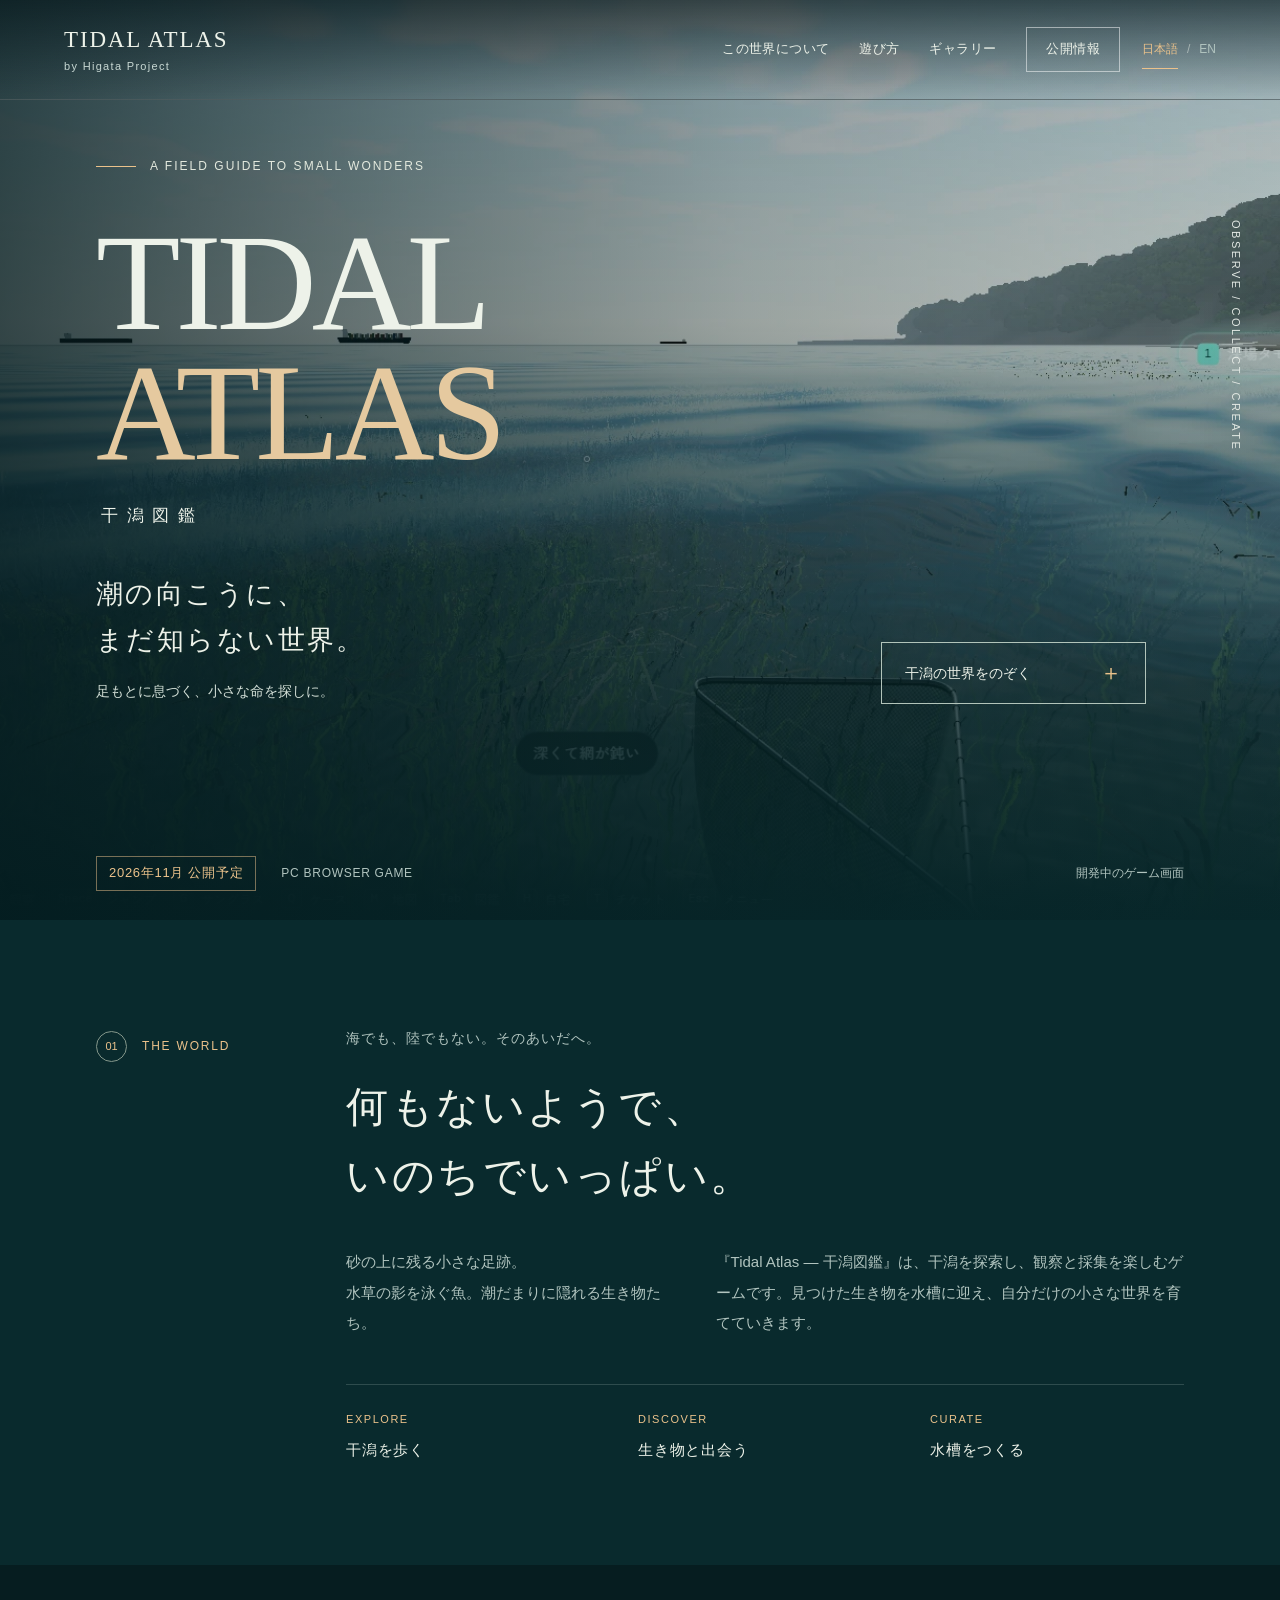
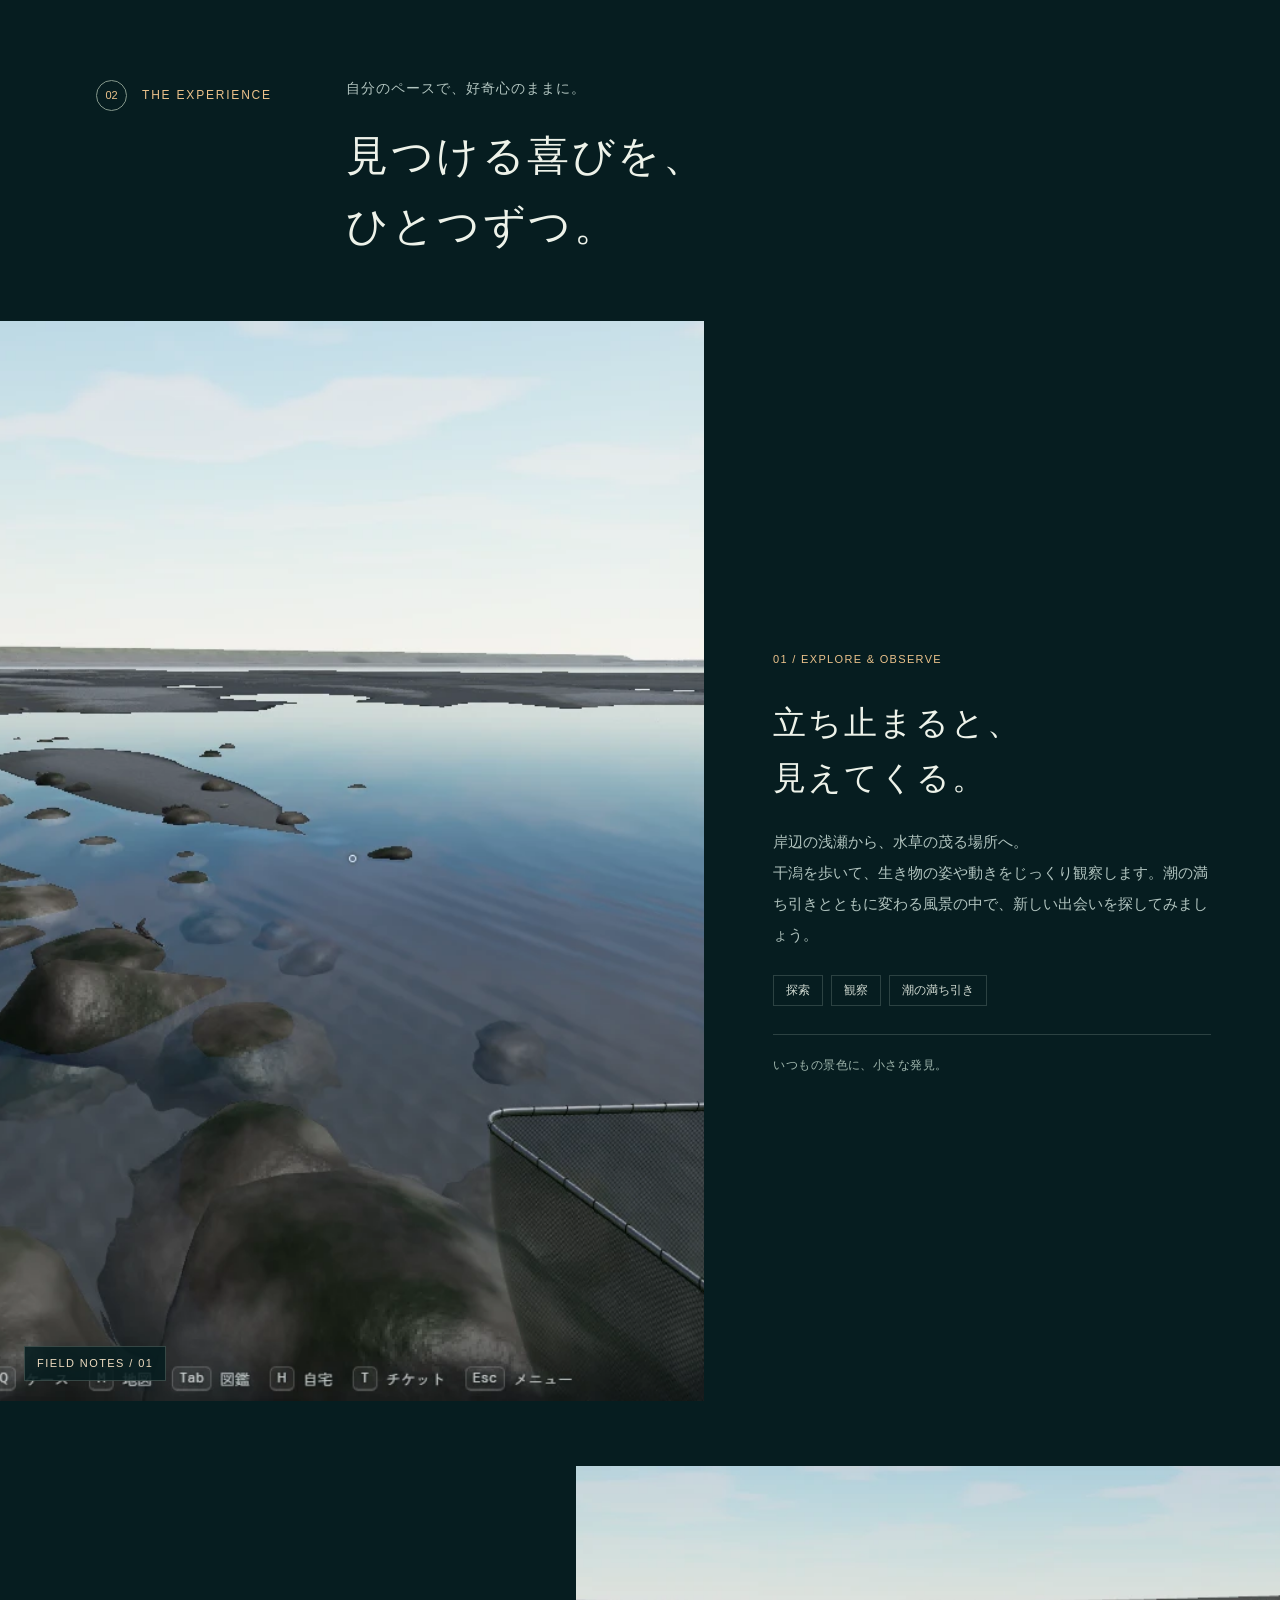
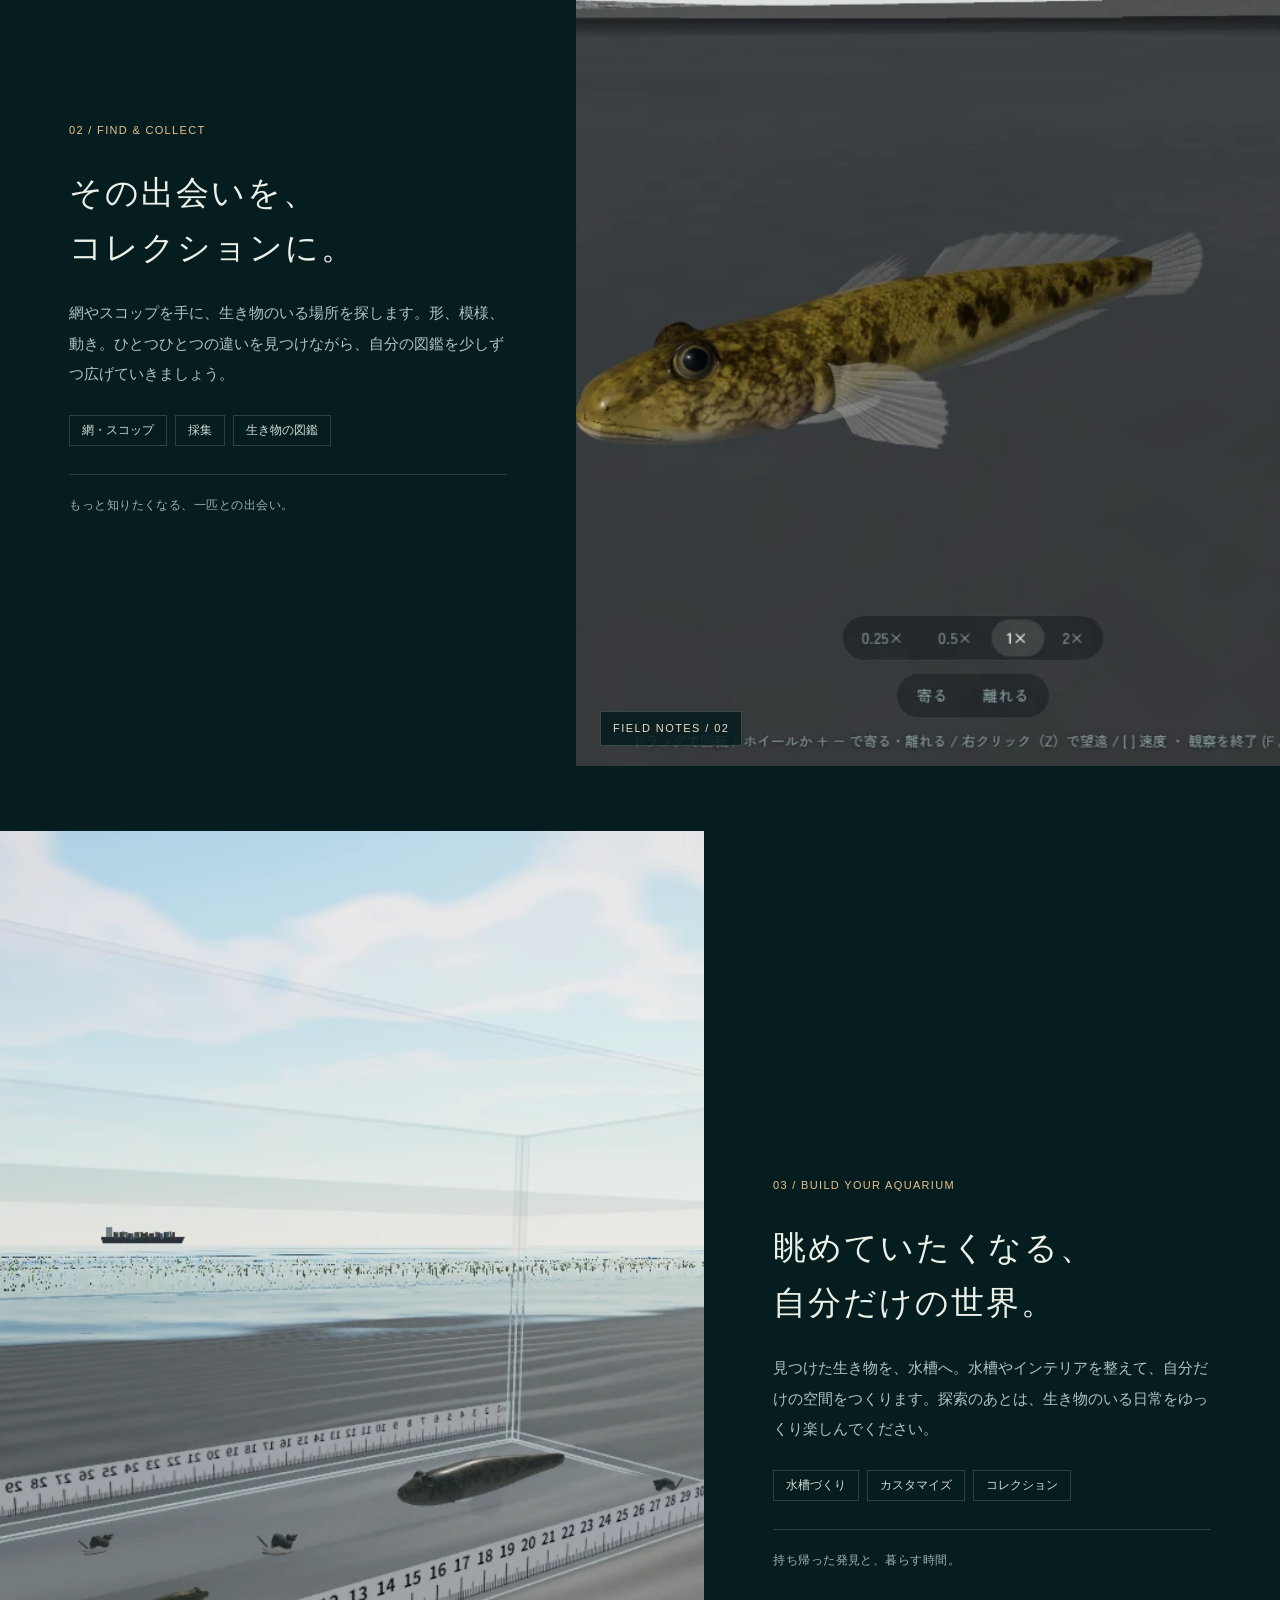
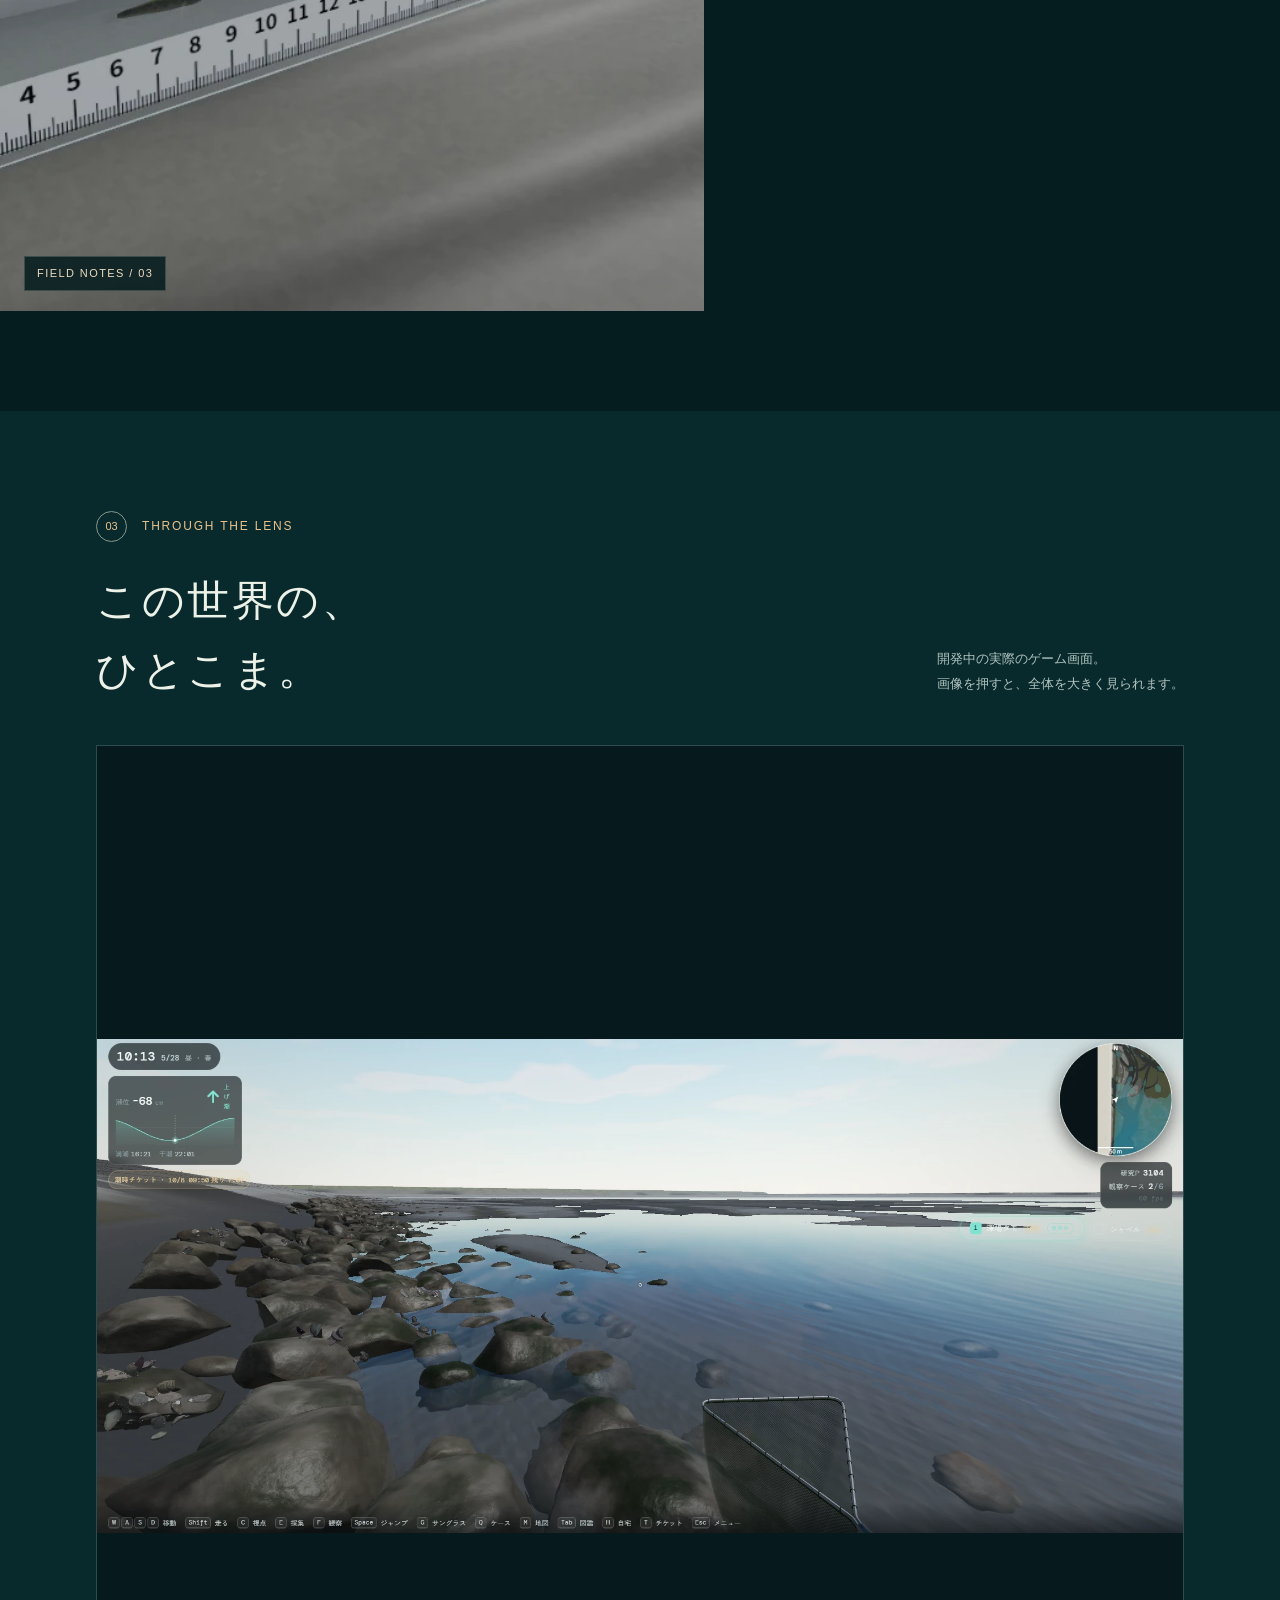
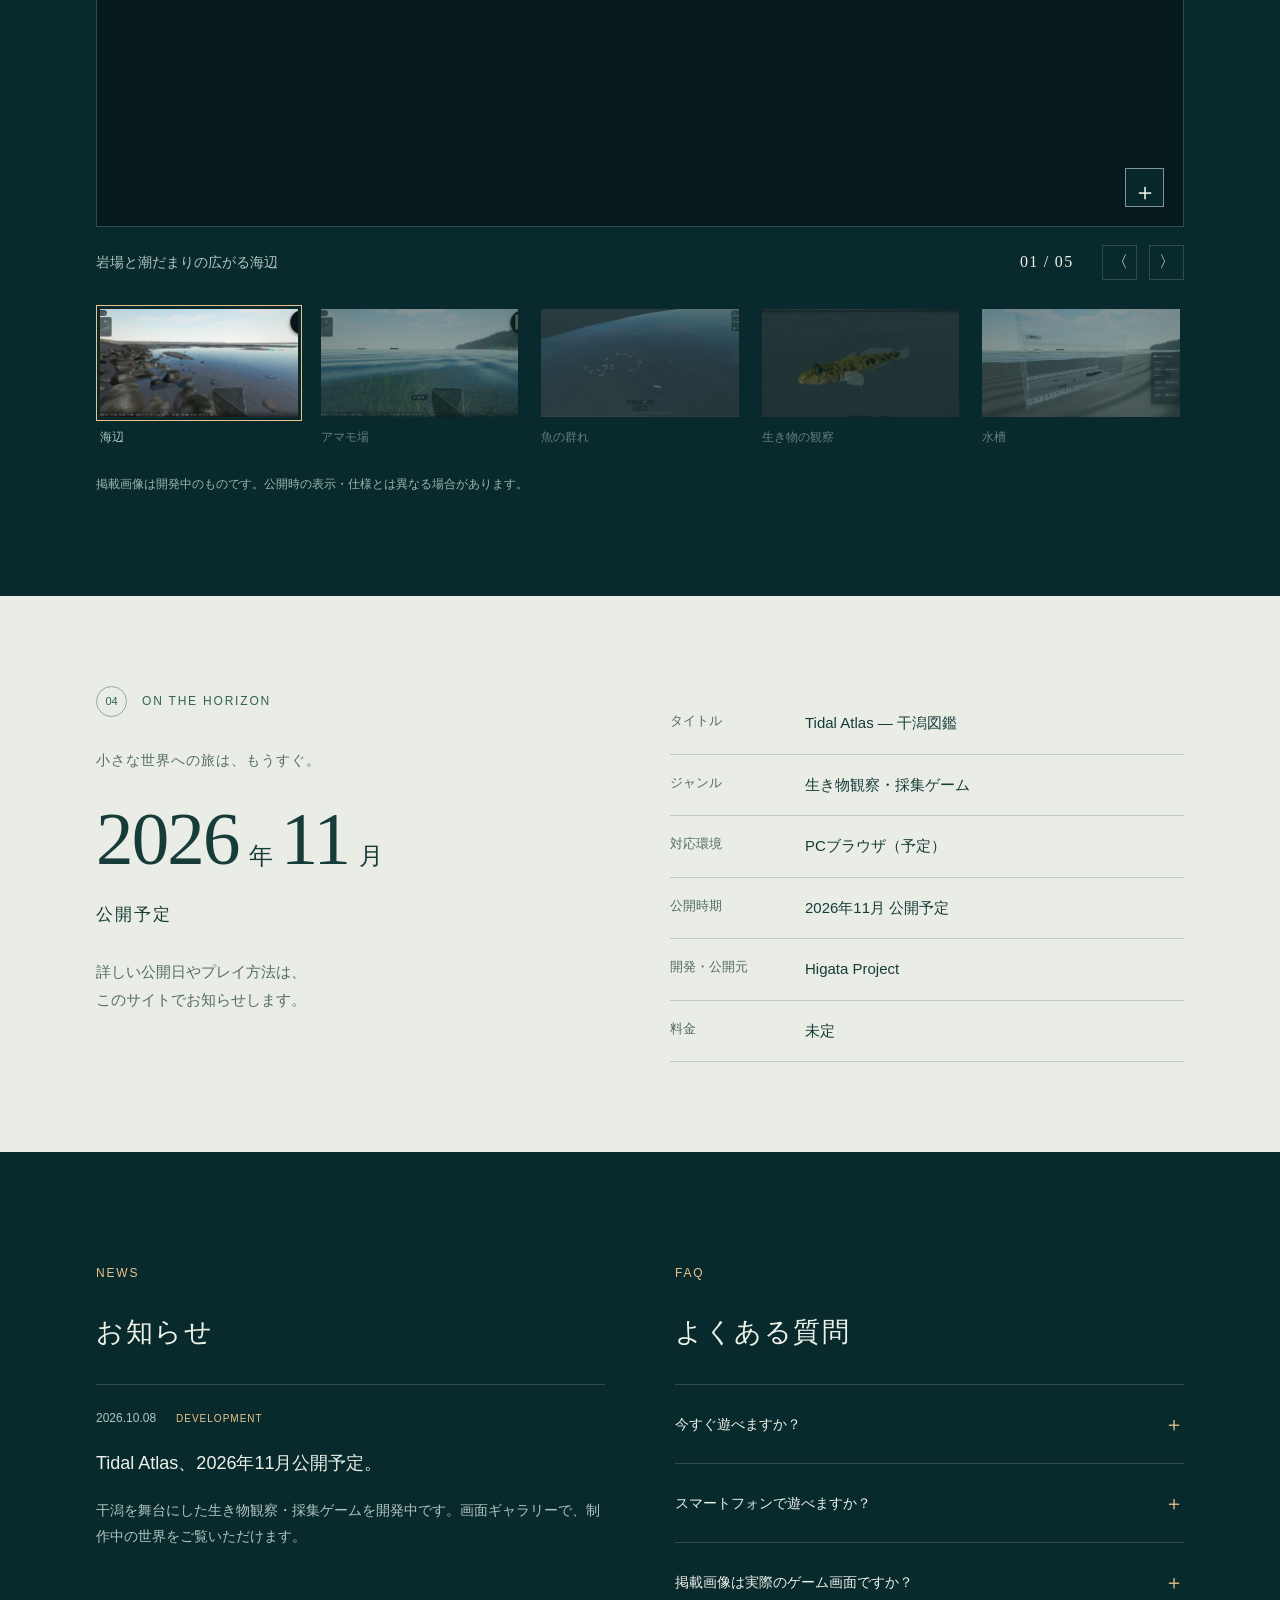
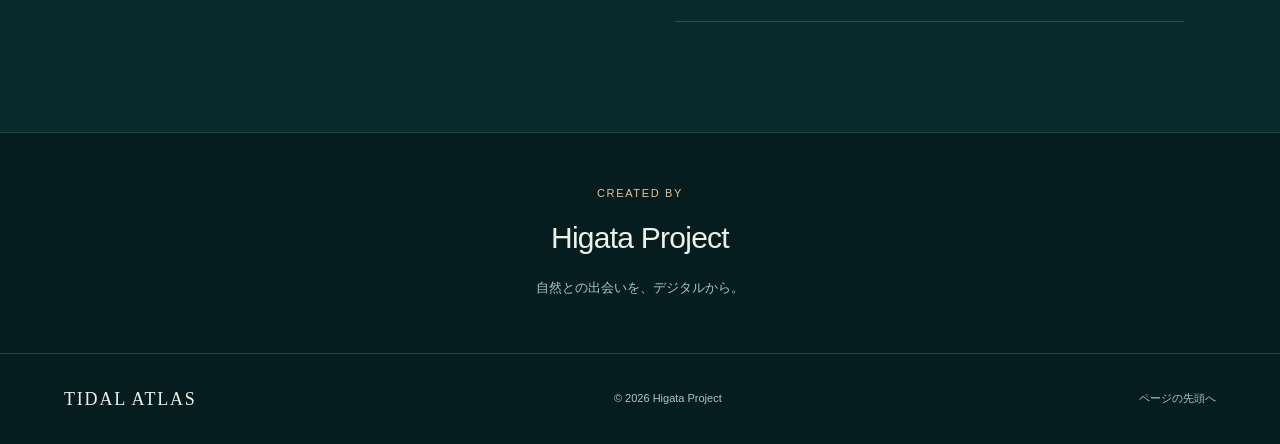
<file: public/index.html>
<!doctype html>
<html lang="ja">
<head>
<meta charset="utf-8">
<meta name="viewport" content="width=device-width, initial-scale=1">
<meta name="theme-color" content="#092a2d">
<title>Tidal Atlas — 干潟図鑑 | 公式サイト</title>
<meta name="description" content="潮の満ち引きに息づく、小さな世界へ。干潟を探索し、生き物を観察・採集して、自分だけの水槽をつくるPCブラウザゲーム。Higata Project開発、2026年11月公開予定。">
<meta property="og:title" content="Tidal Atlas — 干潟図鑑">
<meta property="og:description" content="見つける。観察する。自分の世界に迎える。2026年11月公開予定。">
<meta property="og:type" content="website">
<meta property="og:locale" content="ja_JP">
<link rel="icon" type="image/svg+xml" href="data:image/svg+xml,%3Csvg xmlns='http://www.w3.org/2000/svg' viewBox='0 0 32 32'%3E%3Crect width='32' height='32' rx='6' fill='%23092a2d'/%3E%3Cpath d='M5 10h22M16 10v15M8 23q4-4 8 0t8 0' fill='none' stroke='%23ebc28b' stroke-width='2'/%3E%3C/svg%3E">
<link rel="stylesheet" href="styles.css">
<script src="site-config.js" defer></script>
<script src="script.js" defer></script>
<link rel="canonical" href="https://tidal-atlas.higataproject.com/">
<link rel="alternate" hreflang="ja" href="https://tidal-atlas.higataproject.com/">
<link rel="alternate" hreflang="en" href="https://tidal-atlas.higataproject.com/en/">
<link rel="alternate" hreflang="x-default" href="https://tidal-atlas.higataproject.com/">
</head>
<body>
<a class="skip-link" href="#about">本文へ移動</a>
<header class="header" id="site-header">
<a class="wordmark" href="#top" aria-label="Tidal Atlas トップ">TIDAL ATLAS<span>by Higata Project</span></a>
<div class="language-switch" aria-label="言語切り替え"><a href="index.html" lang="ja" aria-current="page">日本語</a><span aria-hidden="true">/</span><a href="en/index.html" lang="en">EN</a></div><button class="menu-toggle" aria-label="メニューを開く" aria-expanded="false" aria-controls="main-navigation"><span></span><span></span></button>
<nav id="main-navigation" aria-label="メインナビゲーション"><a href="#about">この世界について</a><a href="#experience">遊び方</a><a href="#gallery">ギャラリー</a><a class="nav-release" href="#release">公開情報</a></nav>
</header>
<main>
<section class="hero" id="top" aria-labelledby="hero-title">
<img class="hero-image" src="assets/seagrass.webp" alt="波打つ海面の下に広がるアマモ場。開発中のゲーム画面" fetchpriority="high" width="1920" height="1080">
<div class="hero-shade"></div>
<div class="hero-content"><p class="eyebrow hero-eyebrow"><span></span>A FIELD GUIDE TO SMALL WONDERS</p><h1 id="hero-title">TIDAL<br><span>ATLAS</span></h1><p class="hero-japanese">干潟図鑑</p><div class="hero-bottom"><div><h2>潮の向こうに、<br>まだ知らない世界。</h2><p>足もとに息づく、小さな命を探しに。</p></div><a class="outline-button" href="#experience">干潟の世界をのぞく <span aria-hidden="true">＋</span></a></div></div>
<div class="hero-side"><span>OBSERVE / COLLECT / CREATE</span></div>
<div class="hero-foot"><span class="release-chip" data-release>2026年11月 公開予定</span><span>PC BROWSER GAME</span><small>開発中のゲーム画面</small></div>
</section>
<section class="intro section" id="about">
<div class="section-label"><span>01</span> THE WORLD</div>
<div class="intro-body"><p class="overline">海でも、陸でもない。そのあいだへ。</p><h2>何もないようで、<br>いのちでいっぱい。</h2><div class="intro-copy"><p>砂の上に残る小さな足跡。<br>水草の影を泳ぐ魚。潮だまりに隠れる生き物たち。</p><p>『Tidal Atlas — 干潟図鑑』は、干潟を探索し、観察と採集を楽しむゲームです。見つけた生き物を水槽に迎え、自分だけの小さな世界を育てていきます。</p></div><div class="intro-facts"><div><span>EXPLORE</span><strong>干潟を歩く</strong></div><div><span>DISCOVER</span><strong>生き物と出会う</strong></div><div><span>CURATE</span><strong>水槽をつくる</strong></div></div></div>
</section>
<section class="experience" id="experience">
<div class="experience-heading section"><div class="section-label"><span>02</span> THE EXPERIENCE</div><div><p class="overline">自分のペースで、好奇心のままに。</p><h2>見つける喜びを、<br>ひとつずつ。</h2></div></div>
<article class="chapter chapter-observe"><div class="chapter-image"><img src="assets/shore.webp" alt="岩場と浅瀬が広がる干潟を探索するゲーム画面" loading="lazy" width="1920" height="1080"><span class="image-label">FIELD NOTES / 01</span></div><div class="chapter-copy"><span class="chapter-number">01 / EXPLORE & OBSERVE</span><h3>立ち止まると、<br>見えてくる。</h3><p>岸辺の浅瀬から、水草の茂る場所へ。<br>干潟を歩いて、生き物の姿や動きをじっくり観察します。潮の満ち引きとともに変わる風景の中で、新しい出会いを探してみましょう。</p><div class="feature-tags"><span>探索</span><span>観察</span><span>潮の満ち引き</span></div><p class="chapter-note">いつもの景色に、小さな発見。</p></div></article>
<article class="chapter chapter-collect"><div class="chapter-image"><img src="assets/fish.webp" alt="魚の体の形や模様を近くから観察するゲーム画面" loading="lazy" width="1600" height="900"><span class="image-label">FIELD NOTES / 02</span></div><div class="chapter-copy"><span class="chapter-number">02 / FIND & COLLECT</span><h3>その出会いを、<br>コレクションに。</h3><p>網やスコップを手に、生き物のいる場所を探します。形、模様、動き。ひとつひとつの違いを見つけながら、自分の図鑑を少しずつ広げていきましょう。</p><div class="feature-tags"><span>網・スコップ</span><span>採集</span><span>生き物の図鑑</span></div><p class="chapter-note">もっと知りたくなる、一匹との出会い。</p></div></article>
<article class="chapter chapter-aquarium"><div class="chapter-image"><img src="assets/aquarium.webp" alt="採集した生き物を迎える水槽の開発中画面" loading="lazy" width="1920" height="1080"><span class="image-label">FIELD NOTES / 03</span></div><div class="chapter-copy"><span class="chapter-number">03 / BUILD YOUR AQUARIUM</span><h3>眺めていたくなる、<br>自分だけの世界。</h3><p>見つけた生き物を、水槽へ。水槽やインテリアを整えて、自分だけの空間をつくります。探索のあとは、生き物のいる日常をゆっくり楽しんでください。</p><div class="feature-tags"><span>水槽づくり</span><span>カスタマイズ</span><span>コレクション</span></div><p class="chapter-note">持ち帰った発見と、暮らす時間。</p></div></article>
</section>
<section class="gallery-section section" id="gallery"><div class="gallery-top"><div><div class="section-label"><span>03</span> THROUGH THE LENS</div><h2>この世界の、<br>ひとこま。</h2></div><p>開発中の実際のゲーム画面。<br>画像を押すと、全体を大きく見られます。</p></div><div class="gallery-stage"><button id="gallery-open" aria-label="選択中のゲーム画面を拡大"><img id="gallery-image" src="assets/shore.webp" alt="岩場と潮だまりの広がる海辺" loading="lazy" width="1920" height="1080"><span class="enlarge-mark" aria-hidden="true">＋</span></button></div><div class="gallery-caption"><p id="gallery-caption">岩場と潮だまりの広がる海辺</p><div class="gallery-controls"><span id="gallery-count" aria-live="polite">01 / 05</span><button id="gallery-prev" aria-label="前のゲーム画面">〈</button><button id="gallery-next" aria-label="次のゲーム画面">〉</button></div></div><div class="gallery-thumbs" role="group" aria-label="ゲーム画面を選択"><button class="thumb active" data-index="0" aria-pressed="true" aria-label="1枚目：海辺"><img src="assets/shore.webp" alt="" loading="lazy"><span>海辺</span></button><button class="thumb" data-index="1" aria-pressed="false" aria-label="2枚目：アマモ場"><img src="assets/seagrass.webp" alt="" loading="lazy"><span>アマモ場</span></button><button class="thumb" data-index="2" aria-pressed="false" aria-label="3枚目：魚の群れ"><img src="assets/school.webp" alt="" loading="lazy"><span>魚の群れ</span></button><button class="thumb" data-index="3" aria-pressed="false" aria-label="4枚目：生き物の観察"><img src="assets/fish.webp" alt="" loading="lazy"><span>生き物の観察</span></button><button class="thumb" data-index="4" aria-pressed="false" aria-label="5枚目：水槽"><img src="assets/aquarium.webp" alt="" loading="lazy"><span>水槽</span></button></div><p class="gallery-note">掲載画像は開発中のものです。公開時の表示・仕様とは異なる場合があります。</p></section>
<section class="release-section" id="release"><div class="release-inner section"><div><div class="section-label"><span>04</span> ON THE HORIZON</div><p class="overline">小さな世界への旅は、もうすぐ。</p><h2>2026<span>年</span>11<span>月</span></h2><p class="release-planned">公開予定</p><p class="release-copy">詳しい公開日やプレイ方法は、<br>このサイトでお知らせします。</p></div><dl class="game-spec"><div><dt>タイトル</dt><dd>Tidal Atlas — 干潟図鑑</dd></div><div><dt>ジャンル</dt><dd>生き物観察・採集ゲーム</dd></div><div><dt>対応環境</dt><dd>PCブラウザ（予定）</dd></div><div><dt>公開時期</dt><dd data-release>2026年11月 公開予定</dd></div><div><dt>開発・公開元</dt><dd data-publisher>Higata Project</dd></div><div><dt>料金</dt><dd>未定</dd></div></dl></div></section>
<section class="news-faq section"><div class="news-column"><div class="section-label">NEWS</div><h2>お知らせ</h2><article class="news-item"><div><time datetime="2026-10-08">2026.10.08</time><span>DEVELOPMENT</span></div><h3>Tidal Atlas、2026年11月公開予定。</h3><p>干潟を舞台にした生き物観察・採集ゲームを開発中です。画面ギャラリーで、制作中の世界をご覧いただけます。</p></article></div><div class="faq-column"><div class="section-label">FAQ</div><h2>よくある質問</h2><details><summary>今すぐ遊べますか？<span aria-hidden="true">＋</span></summary><p>現在開発中です。2026年11月の公開を予定しており、詳しい公開日とプレイ方法はこのサイトでお知らせします。</p></details><details><summary>スマートフォンで遊べますか？<span aria-hidden="true">＋</span></summary><p>現在はPCブラウザ向けとして開発しています。スマートフォンへの対応は未定です。</p></details><details><summary>掲載画像は実際のゲーム画面ですか？<span aria-hidden="true">＋</span></summary><p>はい。実際の開発中ゲーム画面です。公開時の仕様や表示とは異なる場合があります。</p></details></div></section>
<section class="publisher-section"><div class="publisher-inner"><p>CREATED BY</p><a href="#top" class="publisher-name" data-publisher>Higata Project</a><span>自然との出会いを、デジタルから。</span><div id="publisher-links" hidden></div></div></section>
</main>
<footer><a href="#top" class="footer-title">TIDAL ATLAS</a><p>© <span id="copyright-year">2026</span> <span data-publisher>Higata Project</span></p><a href="#top" class="back-to-top">ページの先頭へ</a></footer>
<dialog id="lightbox" aria-labelledby="lightbox-caption"><div class="lightbox-top"><p id="lightbox-caption"></p><button id="lightbox-close" aria-label="拡大画像を閉じる">閉じる ×</button></div><img id="lightbox-image" src="assets/shore.webp" alt="岩場と潮だまりの広がる海辺"><div class="lightbox-controls"><button id="lightbox-prev" aria-label="前の画像">〈 前へ</button><span>開発中のゲーム画面</span><button id="lightbox-next" aria-label="次の画像">次へ 〉</button></div></dialog>
</body></html>
</file>
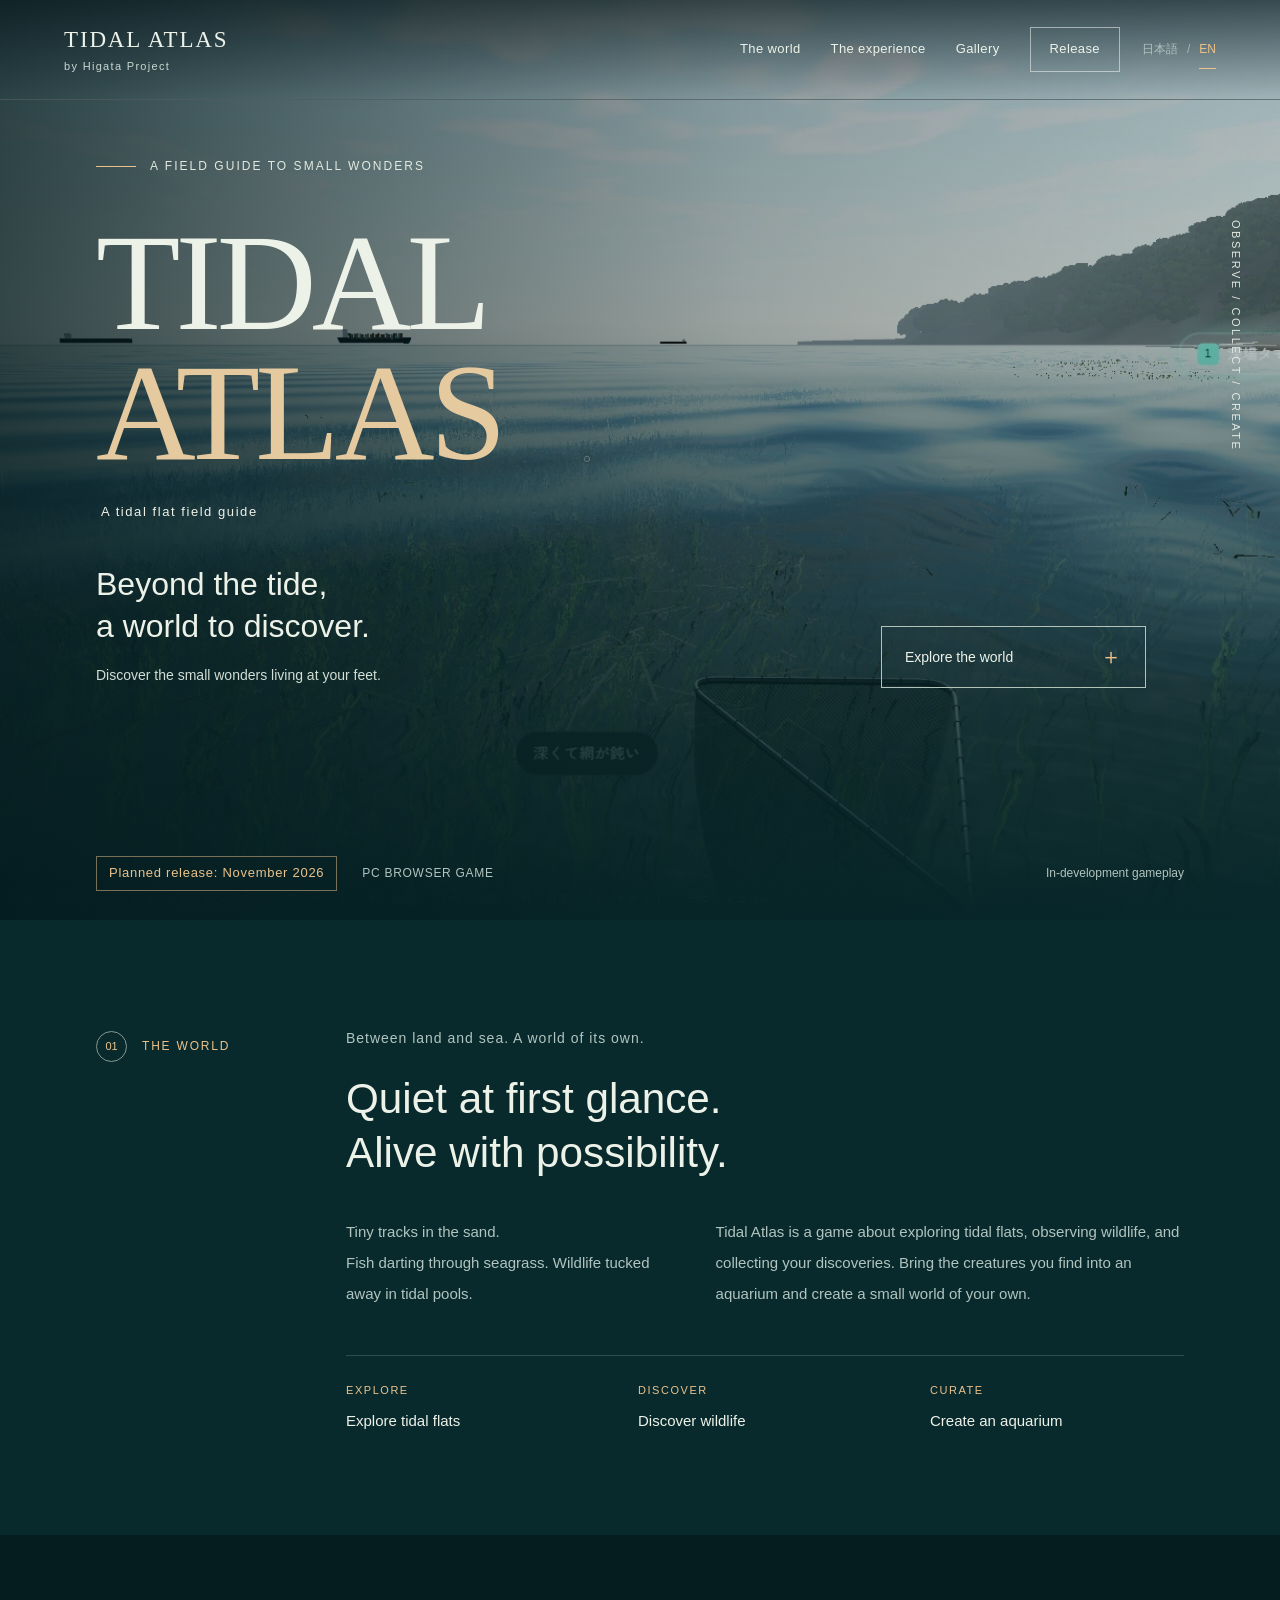
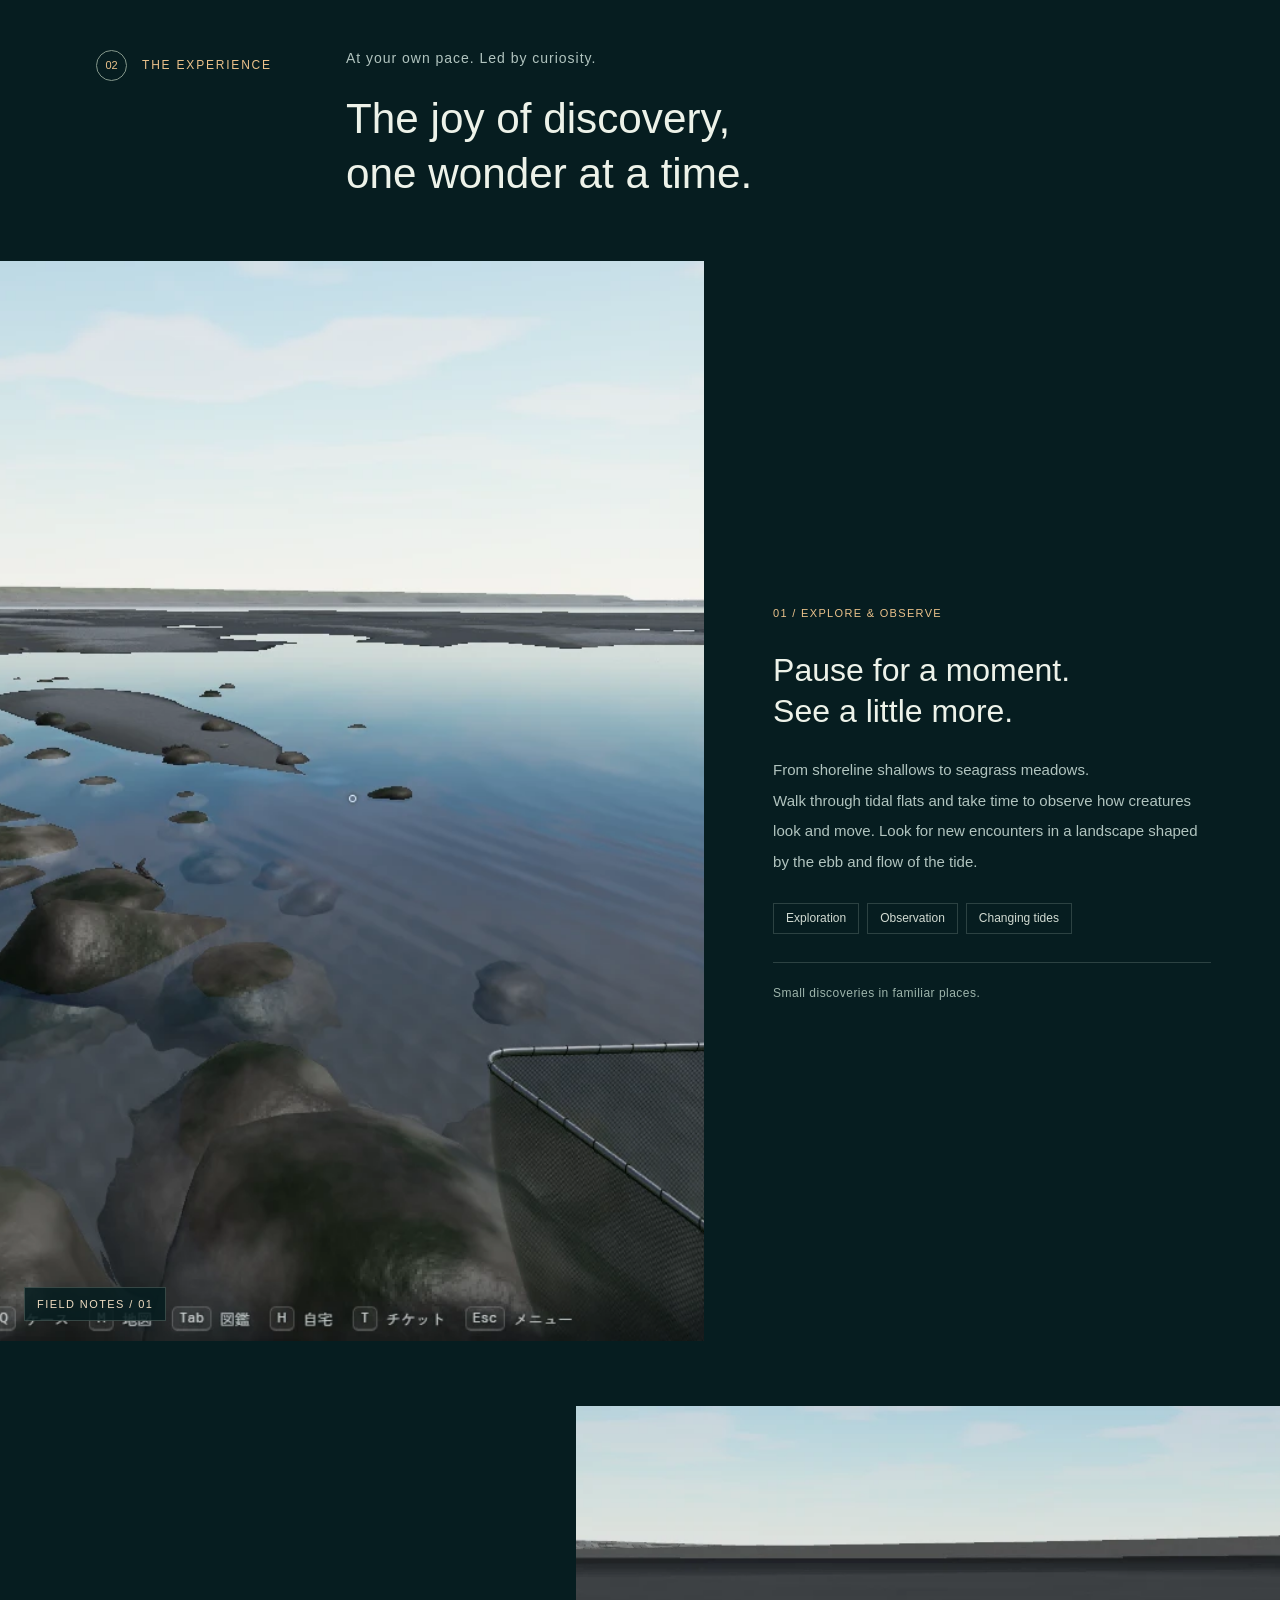
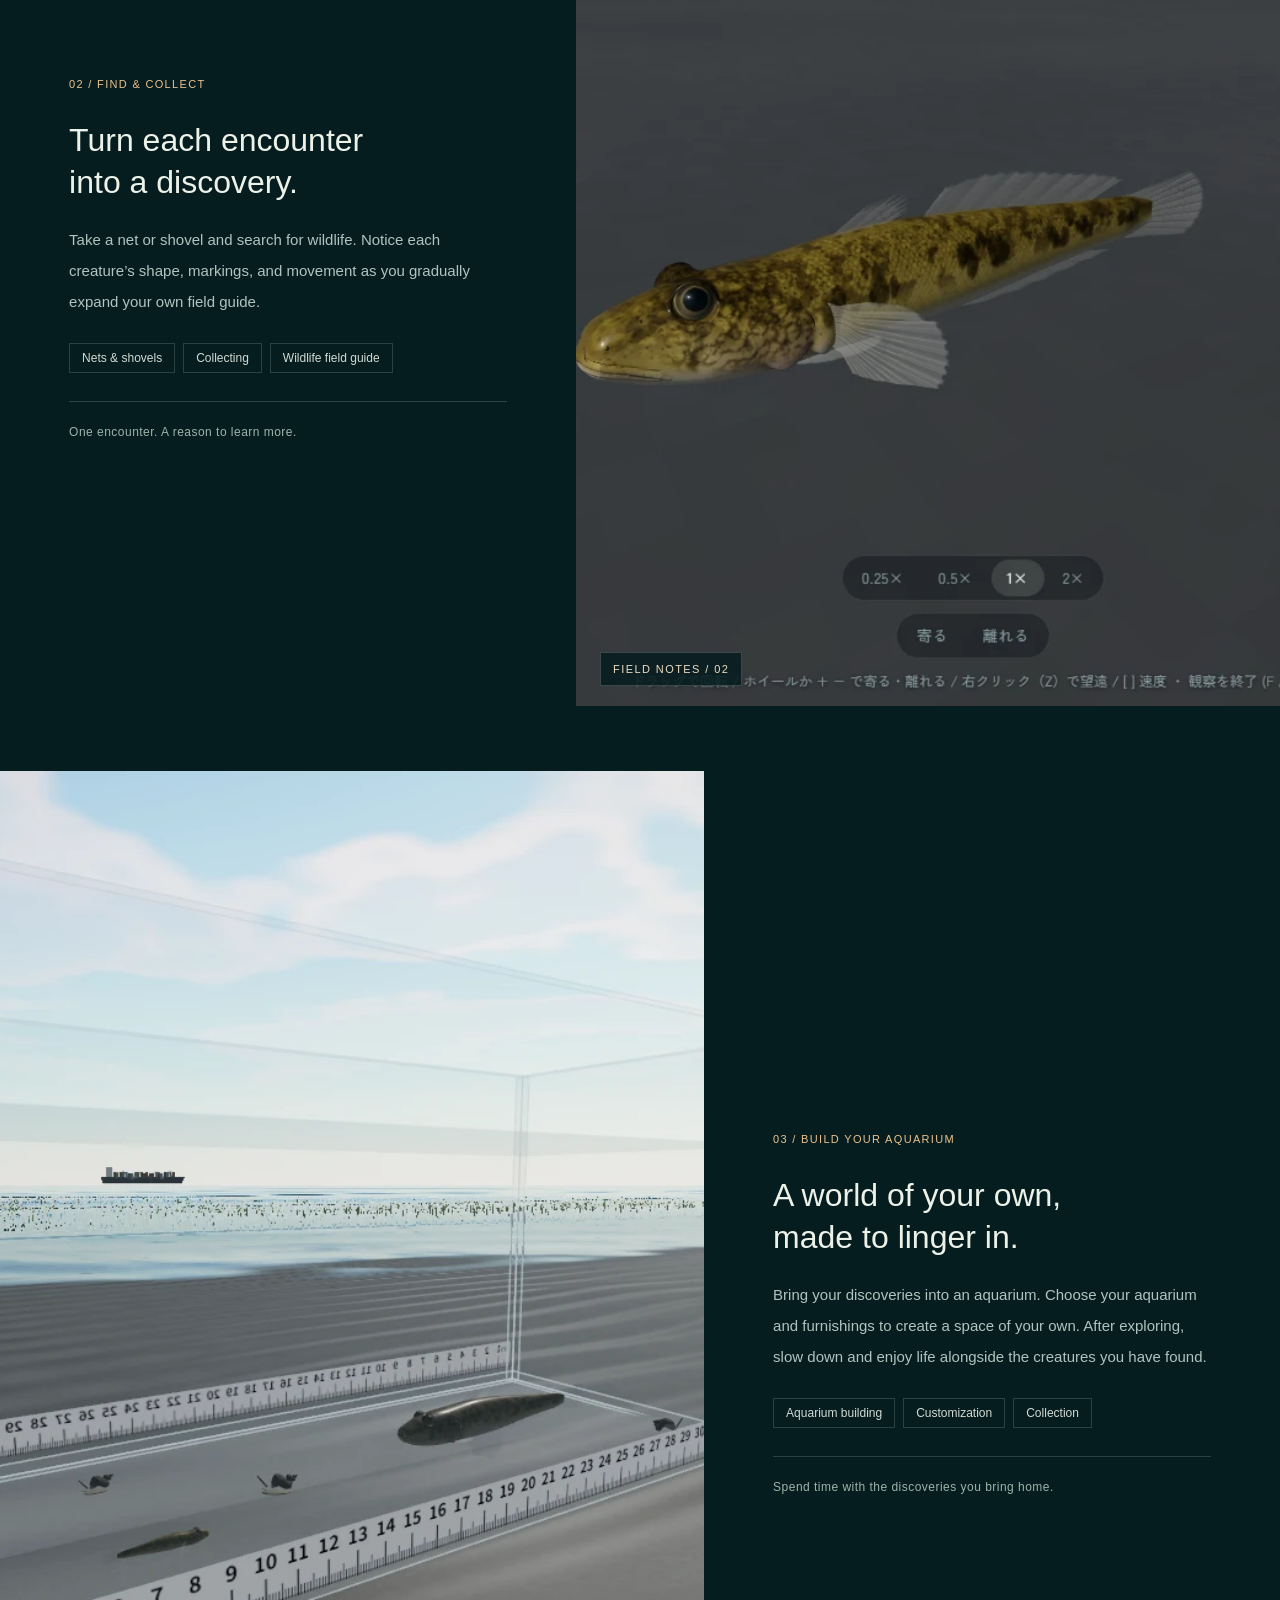
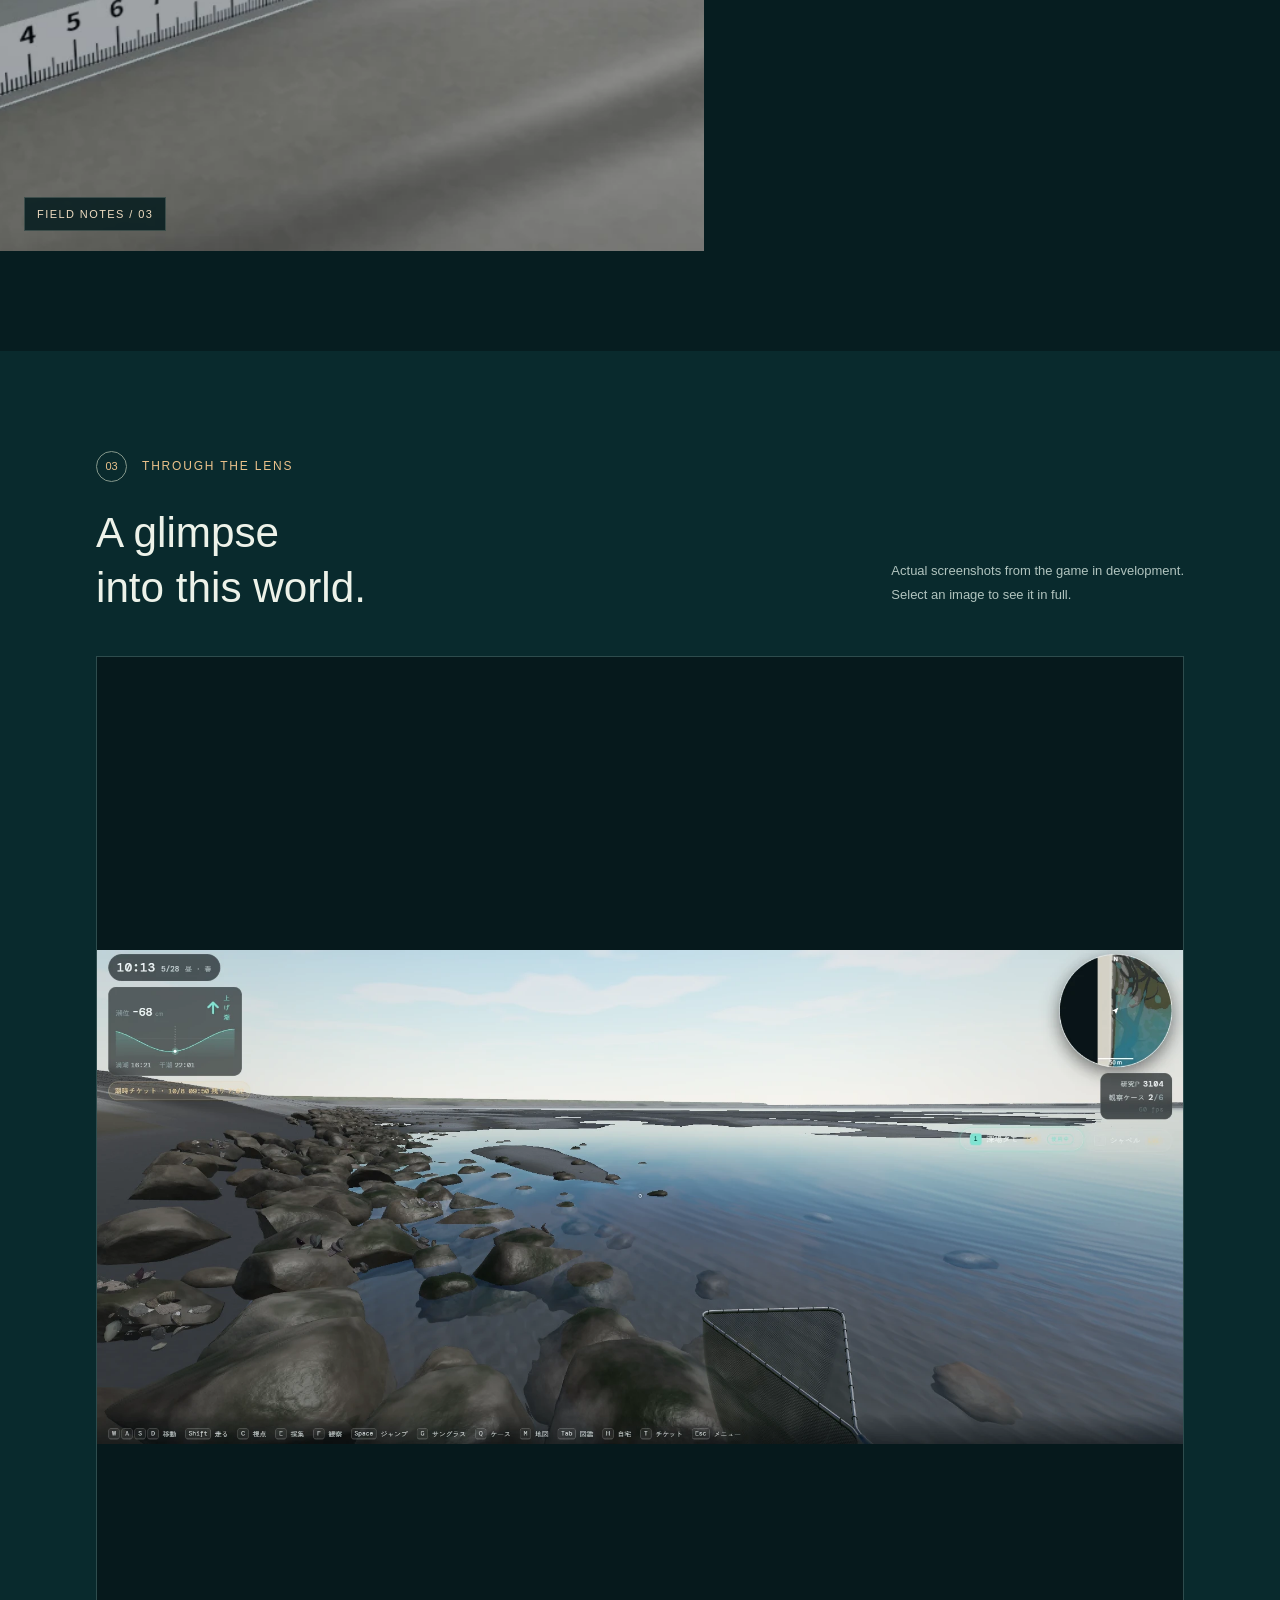
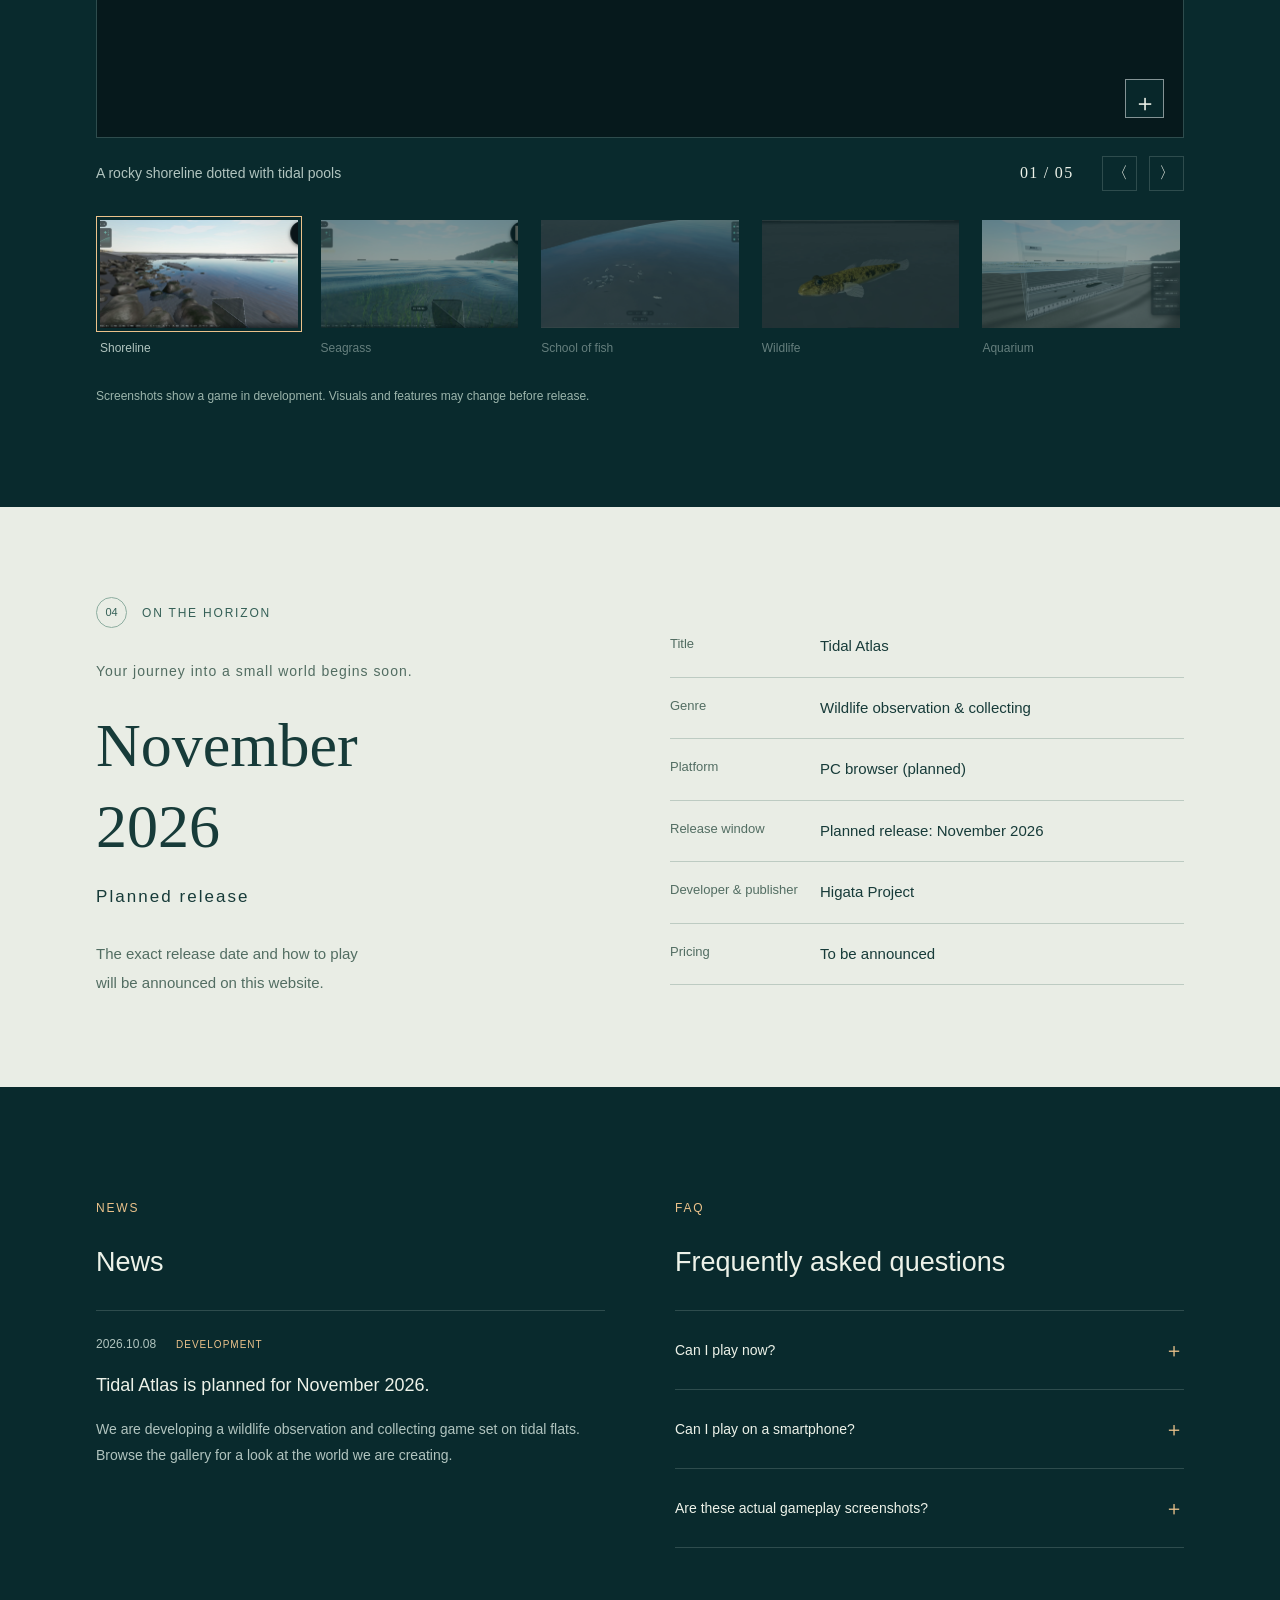
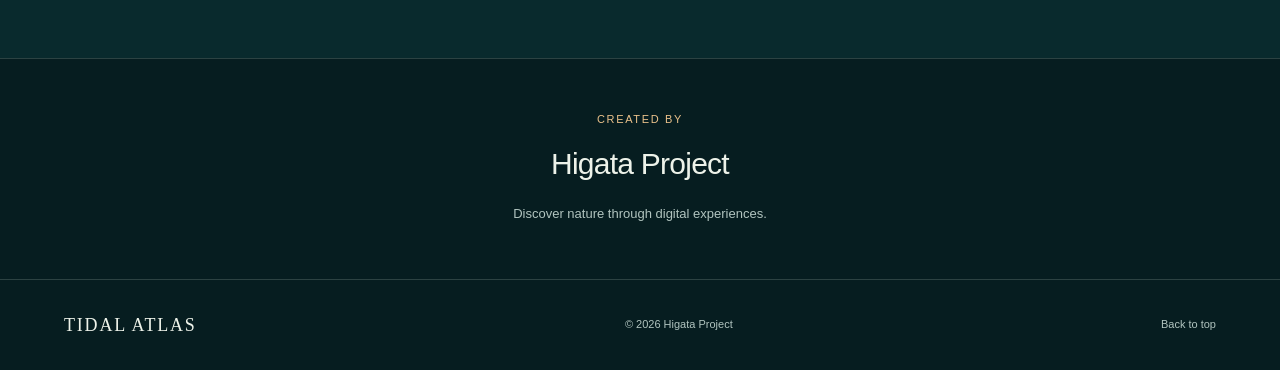
<file: public/en/index.html>
<!doctype html>
<html lang="en">
<head>
<meta charset="utf-8">
<meta name="viewport" content="width=device-width, initial-scale=1">
<meta name="theme-color" content="#092a2d">
<title>Tidal Atlas | Official Website</title>
<meta name="description" content="Explore tidal flats, discover wildlife, and create your own aquarium in Tidal Atlas, a PC browser game by Higata Project. Planned release: November 2026.">
<meta property="og:title" content="Tidal Atlas">
<meta property="og:description" content="Discover. Observe. Bring your discoveries home. Planned release: November 2026.">
<meta property="og:type" content="website">
<meta property="og:locale" content="en_US">
<link rel="icon" type="image/svg+xml" href="data:image/svg+xml,%3Csvg xmlns='http://www.w3.org/2000/svg' viewBox='0 0 32 32'%3E%3Crect width='32' height='32' rx='6' fill='%23092a2d'/%3E%3Cpath d='M5 10h22M16 10v15M8 23q4-4 8 0t8 0' fill='none' stroke='%23ebc28b' stroke-width='2'/%3E%3C/svg%3E">
<link rel="stylesheet" href="../styles.css">
<script src="../site-config.js" defer></script>
<script src="../script.js" defer></script>
<link rel="canonical" href="https://tidal-atlas.higataproject.com/en/">
<link rel="alternate" hreflang="ja" href="https://tidal-atlas.higataproject.com/">
<link rel="alternate" hreflang="en" href="https://tidal-atlas.higataproject.com/en/">
<link rel="alternate" hreflang="x-default" href="https://tidal-atlas.higataproject.com/">
</head>
<body>
<a class="skip-link" href="#about">Skip to content</a>
<header class="header" id="site-header">
<a class="wordmark" href="#top" aria-label="Tidal Atlas home">TIDAL ATLAS<span>by Higata Project</span></a>
<div class="language-switch" aria-label="Language"><a href="../index.html" lang="ja">日本語</a><span aria-hidden="true">/</span><a href="index.html" lang="en" aria-current="page">EN</a></div><button class="menu-toggle" aria-label="Open menu" aria-expanded="false" aria-controls="main-navigation"><span></span><span></span></button>
<nav id="main-navigation" aria-label="Main navigation"><a href="#about">The world</a><a href="#experience">The experience</a><a href="#gallery">Gallery</a><a class="nav-release" href="#release">Release</a></nav>
</header>
<main>
<section class="hero" id="top" aria-labelledby="hero-title">
<img class="hero-image" src="../assets/seagrass.webp" alt="A seagrass meadow beneath the rippling surface. In-development gameplay." fetchpriority="high" width="1920" height="1080">
<div class="hero-shade"></div>
<div class="hero-content"><p class="eyebrow hero-eyebrow"><span></span>A FIELD GUIDE TO SMALL WONDERS</p><h1 id="hero-title">TIDAL<br><span>ATLAS</span></h1><p class="hero-japanese">A tidal flat field guide</p><div class="hero-bottom"><div><h2>Beyond the tide,<br>a world to discover.</h2><p>Discover the small wonders living at your feet.</p></div><a class="outline-button" href="#experience">Explore the world <span aria-hidden="true">＋</span></a></div></div>
<div class="hero-side"><span>OBSERVE / COLLECT / CREATE</span></div>
<div class="hero-foot"><span class="release-chip" data-release>Planned release: November 2026</span><span>PC BROWSER GAME</span><small>In-development gameplay</small></div>
</section>
<section class="intro section" id="about">
<div class="section-label"><span>01</span> THE WORLD</div>
<div class="intro-body"><p class="overline">Between land and sea. A world of its own.</p><h2>Quiet at first glance.<br>Alive with possibility.</h2><div class="intro-copy"><p>Tiny tracks in the sand.<br>Fish darting through seagrass. Wildlife tucked away in tidal pools.</p><p>Tidal Atlas is a game about exploring tidal flats, observing wildlife, and collecting your discoveries. Bring the creatures you find into an aquarium and create a small world of your own.</p></div><div class="intro-facts"><div><span>EXPLORE</span><strong>Explore tidal flats</strong></div><div><span>DISCOVER</span><strong>Discover wildlife</strong></div><div><span>CURATE</span><strong>Create an aquarium</strong></div></div></div>
</section>
<section class="experience" id="experience">
<div class="experience-heading section"><div class="section-label"><span>02</span> THE EXPERIENCE</div><div><p class="overline">At your own pace. Led by curiosity.</p><h2>The joy of discovery,<br>one wonder at a time.</h2></div></div>
<article class="chapter chapter-observe"><div class="chapter-image"><img src="../assets/shore.webp" alt="Gameplay showing rocky shores and shallow water" loading="lazy" width="1920" height="1080"><span class="image-label">FIELD NOTES / 01</span></div><div class="chapter-copy"><span class="chapter-number">01 / EXPLORE & OBSERVE</span><h3>Pause for a moment.<br>See a little more.</h3><p>From shoreline shallows to seagrass meadows.<br>Walk through tidal flats and take time to observe how creatures look and move. Look for new encounters in a landscape shaped by the ebb and flow of the tide.</p><div class="feature-tags"><span>Exploration</span><span>Observation</span><span>Changing tides</span></div><p class="chapter-note">Small discoveries in familiar places.</p></div></article>
<article class="chapter chapter-collect"><div class="chapter-image"><img src="../assets/fish.webp" alt="Gameplay showing a close view of a fish and its markings" loading="lazy" width="1600" height="900"><span class="image-label">FIELD NOTES / 02</span></div><div class="chapter-copy"><span class="chapter-number">02 / FIND & COLLECT</span><h3>Turn each encounter<br>into a discovery.</h3><p>Take a net or shovel and search for wildlife. Notice each creature’s shape, markings, and movement as you gradually expand your own field guide.</p><div class="feature-tags"><span>Nets & shovels</span><span>Collecting</span><span>Wildlife field guide</span></div><p class="chapter-note">One encounter. A reason to learn more.</p></div></article>
<article class="chapter chapter-aquarium"><div class="chapter-image"><img src="../assets/aquarium.webp" alt="An in-development aquarium for collected wildlife" loading="lazy" width="1920" height="1080"><span class="image-label">FIELD NOTES / 03</span></div><div class="chapter-copy"><span class="chapter-number">03 / BUILD YOUR AQUARIUM</span><h3>A world of your own,<br>made to linger in.</h3><p>Bring your discoveries into an aquarium. Choose your aquarium and furnishings to create a space of your own. After exploring, slow down and enjoy life alongside the creatures you have found.</p><div class="feature-tags"><span>Aquarium building</span><span>Customization</span><span>Collection</span></div><p class="chapter-note">Spend time with the discoveries you bring home.</p></div></article>
</section>
<section class="gallery-section section" id="gallery"><div class="gallery-top"><div><div class="section-label"><span>03</span> THROUGH THE LENS</div><h2>A glimpse<br>into this world.</h2></div><p>Actual screenshots from the game in development.<br>Select an image to see it in full.</p></div><div class="gallery-stage"><button id="gallery-open" aria-label="Enlarge selected screenshot"><img id="gallery-image" src="../assets/shore.webp" alt="A rocky shoreline dotted with tidal pools" loading="lazy" width="1920" height="1080"><span class="enlarge-mark" aria-hidden="true">＋</span></button></div><div class="gallery-caption"><p id="gallery-caption">A rocky shoreline dotted with tidal pools</p><div class="gallery-controls"><span id="gallery-count" aria-live="polite">01 / 05</span><button id="gallery-prev" aria-label="Previous screenshot">〈</button><button id="gallery-next" aria-label="Next screenshot">〉</button></div></div><div class="gallery-thumbs" role="group" aria-label="Choose a screenshot"><button class="thumb active" data-index="0" aria-pressed="true" aria-label="Screenshot 1: Shoreline"><img src="../assets/shore.webp" alt="" loading="lazy"><span>Shoreline</span></button><button class="thumb" data-index="1" aria-pressed="false" aria-label="Screenshot 2: Seagrass"><img src="../assets/seagrass.webp" alt="" loading="lazy"><span>Seagrass</span></button><button class="thumb" data-index="2" aria-pressed="false" aria-label="Screenshot 3: School of fish"><img src="../assets/school.webp" alt="" loading="lazy"><span>School of fish</span></button><button class="thumb" data-index="3" aria-pressed="false" aria-label="Screenshot 4: Wildlife observation"><img src="../assets/fish.webp" alt="" loading="lazy"><span>Wildlife</span></button><button class="thumb" data-index="4" aria-pressed="false" aria-label="Screenshot 5: Aquarium"><img src="../assets/aquarium.webp" alt="" loading="lazy"><span>Aquarium</span></button></div><p class="gallery-note">Screenshots show a game in development. Visuals and features may change before release.</p></section>
<section class="release-section" id="release"><div class="release-inner section"><div><div class="section-label"><span>04</span> ON THE HORIZON</div><p class="overline">Your journey into a small world begins soon.</p><h2 class="english-date">November<br>2026</h2><p class="release-planned">Planned release</p><p class="release-copy">The exact release date and how to play<br>will be announced on this website.</p></div><dl class="game-spec"><div><dt>Title</dt><dd>Tidal Atlas</dd></div><div><dt>Genre</dt><dd>Wildlife observation & collecting</dd></div><div><dt>Platform</dt><dd>PC browser (planned)</dd></div><div><dt>Release window</dt><dd data-release>Planned release: November 2026</dd></div><div><dt>Developer & publisher</dt><dd data-publisher>Higata Project</dd></div><div><dt>Pricing</dt><dd>To be announced</dd></div></dl></div></section>
<section class="news-faq section"><div class="news-column"><div class="section-label">NEWS</div><h2>News</h2><article class="news-item"><div><time datetime="2026-10-08">2026.10.08</time><span>DEVELOPMENT</span></div><h3>Tidal Atlas is planned for November 2026.</h3><p>We are developing a wildlife observation and collecting game set on tidal flats. Browse the gallery for a look at the world we are creating.</p></article></div><div class="faq-column"><div class="section-label">FAQ</div><h2>Frequently asked questions</h2><details><summary>Can I play now?<span aria-hidden="true">＋</span></summary><p>The game is in development, with release planned for November 2026. We will announce the exact date and how to play on this website.</p></details><details><summary>Can I play on a smartphone?<span aria-hidden="true">＋</span></summary><p>We are currently developing for PC browsers. Smartphone support has not been decided.</p></details><details><summary>Are these actual gameplay screenshots?<span aria-hidden="true">＋</span></summary><p>Yes. These are actual screenshots from the game in development. Features and visuals may change before release.</p></details></div></section>
<section class="publisher-section"><div class="publisher-inner"><p>CREATED BY</p><a href="#top" class="publisher-name" data-publisher>Higata Project</a><span>Discover nature through digital experiences.</span><div id="publisher-links" hidden></div></div></section>
</main>
<footer><a href="#top" class="footer-title">TIDAL ATLAS</a><p>© <span id="copyright-year">2026</span> <span data-publisher>Higata Project</span></p><a href="#top" class="back-to-top">Back to top</a></footer>
<dialog id="lightbox" aria-labelledby="lightbox-caption"><div class="lightbox-top"><p id="lightbox-caption"></p><button id="lightbox-close" aria-label="Close enlarged image">Close ×</button></div><img id="lightbox-image" src="../assets/shore.webp" alt="A rocky shoreline dotted with tidal pools"><div class="lightbox-controls"><button id="lightbox-prev" aria-label="Previous image">〈 Previous</button><span>In-development gameplay</span><button id="lightbox-next" aria-label="Next image">Next 〉</button></div></dialog>
</body></html>
</file>
<file: public/styles.css>
:root{--bg:#092a2d;--bg-deep:#061d20;--panel:#0e3539;--text:#edf2e9;--muted:#b1c4bf;--accent:#ebc28b;--line:rgba(214,231,222,.18);--serif:Georgia,"Times New Roman",serif}*{box-sizing:border-box}html{scroll-behavior:smooth;scroll-padding-top:85px}body{margin:0;background:var(--bg);color:var(--text);font-family:"Hiragino Kaku Gothic ProN","Yu Gothic",Meiryo,sans-serif;font-size:16px;line-height:1.9;-webkit-font-smoothing:antialiased}a{color:inherit;text-decoration:none}button{font:inherit;color:inherit;cursor:pointer}button,a,summary{-webkit-tap-highlight-color:transparent}button{border:0}img{max-width:100%;display:block}h1,h2,h3,p{margin:0}button:focus-visible,a:focus-visible,summary:focus-visible{outline:2px solid var(--accent);outline-offset:5px}::selection{background:var(--accent);color:var(--bg)}.skip-link{position:fixed;top:-100px;left:16px;z-index:30;background:var(--accent);color:var(--bg);padding:10px 20px}.skip-link:focus{top:10px}.header{position:absolute;top:0;left:0;right:0;z-index:10;height:100px;padding:0 5%;display:flex;align-items:center;justify-content:space-between;border-bottom:1px solid rgba(255,255,255,.22);background:linear-gradient(rgba(3,20,23,.65),transparent)}.wordmark{font-family:var(--serif);font-size:23px;line-height:1.2;letter-spacing:.08em}.wordmark span{display:block;font-family:Arial,sans-serif;font-size:11px;font-weight:400;letter-spacing:.12em;margin-top:7px;color:#c8d8d3}.header nav{display:flex;gap:30px;align-items:center;font-size:13px;letter-spacing:.03em}.header nav a{padding:8px 0}.header nav a:hover{color:var(--accent)}.header nav .nav-release{border:1px solid rgba(255,255,255,.5);padding:9px 19px}.menu-toggle{display:none}.hero{min-height:850px;height:100svh;max-height:1150px;position:relative;overflow:hidden;background:#123d43}.hero-image{position:absolute;inset:0;width:100%;height:100%;object-fit:cover;object-position:57% center}.hero-shade{position:absolute;inset:0;background:linear-gradient(90deg,rgba(3,26,29,.78),rgba(3,26,29,.34) 58%,rgba(3,26,29,.16)),linear-gradient(0deg,#092a2d 0%,rgba(9,42,45,.05) 65%)}.hero-content{position:relative;padding:155px 7.5% 100px;z-index:1}.eyebrow{font-family:Arial,sans-serif;font-size:12px;letter-spacing:.17em;font-weight:500}.hero-eyebrow{display:flex;align-items:center;gap:14px;color:#e3e9de}.hero-eyebrow>span{height:1px;width:40px;background:var(--accent)}.hero h1{font-family:var(--serif);font-size:clamp(95px,10.8vw,170px);font-weight:400;line-height:.94;letter-spacing:-.035em;margin-top:40px}.hero h1 span{color:#e5c99f}.hero-japanese{margin:22px 0 0 5px;letter-spacing:.5em;font-size:17px}.hero-bottom{display:flex;gap:45px;align-items:flex-end;margin-top:40px;justify-content:space-between;max-width:1050px}.hero-bottom h2{font-size:27px;font-weight:500;letter-spacing:.09em;line-height:1.7}.hero-bottom p{font-size:14px;color:#d2ded6;margin-top:14px}.outline-button{display:flex;align-items:center;justify-content:space-between;gap:36px;border:1px solid #b2c4ba;padding:17px 23px;font-size:14px;min-width:265px;transition:background .2s,color .2s}.outline-button span{color:var(--accent);font-size:22px;line-height:1}.outline-button:hover{background:var(--text);color:var(--bg)}.outline-button:hover span{color:var(--bg)}.hero-side{position:absolute;right:34px;top:220px;writing-mode:vertical-rl;font-family:Arial,sans-serif;letter-spacing:.23em;font-size:11px;color:#e2e8e3}.hero-foot{position:absolute;bottom:29px;left:7.5%;right:7.5%;display:flex;gap:25px;align-items:center;z-index:2;font-family:Arial,sans-serif;font-size:12px;letter-spacing:.06em;color:var(--muted)}.hero-foot small{margin-left:auto;font-size:12px;letter-spacing:0}.release-chip{font-family:"Yu Gothic",Meiryo,sans-serif;font-size:13px;color:var(--accent);border:1px solid rgba(235,194,139,.5);padding:4px 12px}.section{max-width:1320px;margin:auto;padding:110px 7.5%}.section-label{font-family:Arial,sans-serif;font-size:12px;letter-spacing:.15em;display:flex;align-items:center;gap:15px;color:var(--accent);white-space:nowrap}.section-label>span{border:1px solid #84978b;border-radius:50%;width:31px;height:31px;display:flex;justify-content:center;align-items:center;letter-spacing:0;font-size:11px}.intro{display:grid;grid-template-columns:220px 1fr;gap:30px;padding-top:105px;padding-bottom:100px}.intro .section-label{align-self:start;margin-top:6px}.overline{font-size:14px;letter-spacing:.07em;color:var(--muted);margin-bottom:20px}h2{font-size:clamp(29px,3.3vw,45px);font-weight:500;line-height:1.65;letter-spacing:.06em}.intro-copy{display:grid;grid-template-columns:1fr 1.4fr;gap:35px;margin-top:36px;font-size:15px;color:var(--muted)}.intro-copy p{line-height:2.05}.intro-facts{display:flex;margin-top:45px;border-top:1px solid var(--line);padding-top:24px;gap:38px}.intro-facts div{flex:1}.intro-facts span{font-family:Arial,sans-serif;font-size:11px;letter-spacing:.14em;color:var(--accent);display:block}.intro-facts strong{font-size:15px;letter-spacing:.05em;display:block;font-weight:500;margin-top:6px}.experience{background:var(--bg-deep);padding-bottom:100px}.experience-heading{display:grid;grid-template-columns:220px 1fr;gap:30px;padding-bottom:60px}.experience-heading .section-label{align-self:start;padding-top:5px}.chapter{display:grid;grid-template-columns:55% 45%;max-width:1440px;margin:0 auto 65px;align-items:center}.chapter:last-child{margin-bottom:0}.chapter-image{position:relative;min-width:0}.chapter-image img{width:100%;aspect-ratio:1.6;object-fit:cover}.image-label{position:absolute;bottom:20px;left:24px;background:rgba(6,29,32,.87);border:1px solid rgba(228,233,212,.2);padding:6px 12px;font-size:11px;font-family:Arial,sans-serif;letter-spacing:.13em;color:#eddbc0}.chapter-copy{padding:20px 12%}.chapter-number{font-family:Arial,sans-serif;letter-spacing:.12em;font-size:11px;color:var(--accent)}.chapter-copy h3{font-size:clamp(24px,2.6vw,35px);font-weight:500;letter-spacing:.06em;line-height:1.65;margin:22px 0}.chapter-copy>p{font-size:15px;color:var(--muted);line-height:2.05}.feature-tags{display:flex;gap:8px;flex-wrap:wrap;margin-top:25px}.feature-tags span{font-size:12px;padding:3px 12px;border:1px solid var(--line);color:#d2dbd2}.chapter-copy .chapter-note{font-size:12px;color:#9db4ab;letter-spacing:.04em;margin-top:28px;border-top:1px solid var(--line);padding-top:18px}.chapter-collect{grid-template-columns:45% 55%}.chapter-collect .chapter-image{grid-column:2;grid-row:1}.chapter-collect .chapter-copy{grid-column:1;grid-row:1}.chapter-collect .chapter-image img{object-position:50% 55%}.gallery-section{padding-top:100px;padding-bottom:100px}.gallery-top{display:flex;justify-content:space-between;align-items:flex-end;gap:25px;margin-bottom:40px}.gallery-top .section-label{margin-bottom:24px}.gallery-top>p{font-size:13px;line-height:1.9;color:var(--muted);margin-bottom:8px}.gallery-stage{border:1px solid var(--line)}#gallery-open{position:relative;display:block;padding:0;width:100%;background:#06191c;cursor:zoom-in}#gallery-image{width:100%;aspect-ratio:16/9;object-fit:contain}.enlarge-mark{position:absolute;right:19px;bottom:19px;width:39px;height:39px;border:1px solid rgba(255,255,255,.5);background:#092a2dd9;font-size:24px;display:grid;place-items:center}.gallery-caption{display:flex;justify-content:space-between;gap:20px;align-items:center;margin:18px 0 25px}.gallery-caption p{font-size:14px;color:var(--muted)}.gallery-controls{display:flex;gap:12px;align-items:center}#gallery-count{font-family:var(--serif);font-size:16px;letter-spacing:.08em;min-width:70px}.gallery-controls button{width:35px;height:35px;border:1px solid var(--line);background:transparent;font-size:16px}.gallery-controls button:hover{background:#1b494a}.gallery-thumbs{display:grid;grid-template-columns:repeat(5,minmax(0,1fr));gap:15px}.thumb{padding:0;background:transparent;text-align:left;opacity:.55;transition:opacity .2s}.thumb:hover,.thumb.active{opacity:1}.thumb img{width:100%;aspect-ratio:16/9;object-fit:cover;border:1px solid transparent;padding:3px}.thumb.active img{border-color:var(--accent)}.thumb span{display:block;font-size:12px;margin-top:5px;padding-left:4px;color:var(--muted)}.gallery-note{font-size:12px;color:#9cb5ac;margin-top:25px}.release-section{background:#e9ede5;color:#173b39}.release-inner{display:grid;grid-template-columns:1fr 1fr;gap:60px;padding-top:90px;padding-bottom:90px}.release-inner .section-label{color:#356057;margin-bottom:30px}.release-inner .section-label>span{border-color:#8dada0}.release-inner .overline{color:#526d62;font-size:14px}.release-inner h2{font-family:var(--serif);font-size:75px;line-height:1.2;letter-spacing:-.025em;white-space:nowrap}.release-inner h2 span{font-family:"Yu Gothic",Meiryo,sans-serif;font-size:24px;margin:0 10px}.release-planned{font-size:17px;letter-spacing:.12em;margin:15px 0 27px}.release-copy{font-size:15px;color:#526d62;line-height:1.9}.game-spec{margin:7px 0 0;align-self:center}.game-spec>div{display:grid;grid-template-columns:115px 1fr;gap:20px;padding:16px 0;border-bottom:1px solid #bdcbc2}.game-spec dt{font-size:13px;color:#526d62}.game-spec dd{margin:0;font-size:15px}.news-faq{display:grid;grid-template-columns:1fr 1fr;gap:70px}.news-faq .section-label{margin-bottom:25px}.news-faq h2{font-size:27px;margin-bottom:30px}.news-item{padding-top:22px;border-top:1px solid var(--line)}.news-item>div{display:flex;align-items:center;gap:20px;font-size:12px;font-family:Arial,sans-serif;color:var(--muted)}.news-item>div>span{font-size:10px;letter-spacing:.1em;color:var(--accent)}.news-item h3{font-size:18px;font-weight:500;line-height:1.7;margin:18px 0}.news-item p{font-size:14px;color:var(--muted)}details{border-top:1px solid var(--line)}details:last-child{border-bottom:1px solid var(--line)}summary{display:flex;align-items:center;justify-content:space-between;gap:20px;cursor:pointer;list-style:none;font-size:14px;padding:20px 0}summary::-webkit-details-marker{display:none}summary>span{color:var(--accent);font-size:20px;transition:transform .2s}details[open] summary>span{transform:rotate(45deg)}details p{font-size:14px;line-height:1.95;color:var(--muted);padding:0 15px 22px 0}.publisher-section{border-top:1px solid var(--line);background:var(--bg-deep);padding:50px 7.5%}.publisher-inner{text-align:center}.publisher-inner>p{font-family:Arial,sans-serif;font-size:11px;color:var(--accent);letter-spacing:.15em}.publisher-name{font-family:Arial,sans-serif;display:block;font-size:30px;line-height:1.4;letter-spacing:-.025em;margin:13px 0}.publisher-inner>span{color:var(--muted);font-size:13px}.publisher-inner #publisher-links{margin-top:20px;font-size:14px}.publisher-inner #publisher-links a{display:inline-block;border-bottom:1px solid var(--line);margin:0 12px}footer{padding:28px 5%;display:flex;justify-content:space-between;gap:25px;align-items:center;background:var(--bg-deep);border-top:1px solid var(--line)}.footer-title{font-family:var(--serif);letter-spacing:.1em;font-size:18px}footer p,.back-to-top{font-size:11px;color:var(--muted)}dialog{padding:20px;border:1px solid #62766d;border-radius:0;background:#061d20;color:var(--text);width:min(1400px,96vw);max-height:96svh}dialog::backdrop{background:rgba(1,13,15,.94)}.lightbox-top{display:flex;align-items:center;justify-content:space-between;gap:20px;margin-bottom:15px;font-size:14px}.lightbox-top button{background:transparent;border:1px solid var(--line);padding:7px 16px;white-space:nowrap;font-size:13px}#lightbox-image{width:100%;max-height:75svh;object-fit:contain}.lightbox-controls{display:flex;justify-content:space-between;align-items:center;gap:10px;margin-top:15px}.lightbox-controls button{font-size:13px;background:transparent;padding:5px 10px}.lightbox-controls span{font-size:12px;color:var(--muted)}@media(min-width:1600px){.hero-content{padding-top:170px}.hero h1{font-size:180px}.hero-bottom{margin-top:55px}.hero{min-height:940px}}@media(max-width:1100px){.header{padding:0 4%;height:85px}.header nav{gap:20px}.hero{min-height:790px}.hero-content{padding:145px 7% 95px}.hero-bottom{gap:25px}.hero-bottom h2{font-size:24px}.outline-button{min-width:240px}.hero-side{right:20px}.section{padding:85px 6%}.intro,.experience-heading{grid-template-columns:160px 1fr;gap:20px}.intro-copy{gap:25px;grid-template-columns:1fr}.intro-facts{gap:20px}.chapter-copy{padding:15px 10%}.chapter-copy h3{font-size:28px}.chapter-copy>p{font-size:14px}.chapter-image img{aspect-ratio:1.35}.chapter-copy .chapter-note{margin-top:20px}.release-inner{gap:40px}.release-inner h2{font-size:64px}.game-spec>div{grid-template-columns:90px 1fr}.news-faq{gap:40px}}@media(max-width:760px){html{scroll-padding-top:20px}.header{height:78px;padding:0 24px}.wordmark{font-size:20px}.wordmark span{font-size:10px}.menu-toggle{display:flex;flex-direction:column;justify-content:center;gap:7px;width:44px;height:44px;background:transparent;padding:10px;border:1px solid rgba(255,255,255,.3)}.menu-toggle>span{height:1px;width:22px;background:var(--text);transition:transform .2s}.menu-toggle[aria-expanded=true]>span:first-child{transform:translateY(4px) rotate(45deg)}.menu-toggle[aria-expanded=true]>span:last-child{transform:translateY(-4px) rotate(-45deg)}.header nav{display:none;position:absolute;top:78px;left:0;right:0;background:#092a2dfa;padding:28px 24px;border-bottom:1px solid var(--line);flex-direction:column;align-items:stretch;gap:10px;font-size:15px}.header nav.open{display:flex}.header nav .nav-release{display:inline-block;text-align:center;margin-top:8px}.hero{height:auto;min-height:850px;max-height:none}.hero-image{object-position:55% center}.hero-shade{background:linear-gradient(90deg,rgba(4,25,28,.64),rgba(4,25,28,.23)),linear-gradient(0deg,#092a2d,rgba(9,42,45,.03) 90%)}.hero-content{padding:132px 24px 95px}.hero-eyebrow{font-size:10px;letter-spacing:.11em;gap:10px}.hero-eyebrow>span{width:26px}.hero h1{font-size:clamp(88px,19vw,140px);line-height:.98;margin-top:36px}.hero-japanese{font-size:15px;margin-top:20px}.hero-bottom{display:block;margin-top:36px}.hero-bottom h2{font-size:25px}.hero-bottom p{font-size:13px}.outline-button{width:100%;min-width:0;margin-top:27px;padding:14px 20px}.hero-side{display:none}.hero-foot{left:24px;right:24px;bottom:22px;gap:10px;flex-wrap:wrap}.hero-foot>span:nth-child(2){display:none}.hero-foot small{font-size:10px}.release-chip{font-size:12px;padding:3px 10px}.section{padding:65px 24px}.intro,.experience-heading{display:block}.section-label{font-size:11px;letter-spacing:.12em}.intro .section-label,.experience-heading .section-label{margin-bottom:32px}.overline{font-size:13px;margin-bottom:17px}h2{font-size:29px}.intro-copy{margin-top:26px;font-size:15px;gap:20px}.intro-facts{margin-top:30px;gap:12px;padding-top:20px}.intro-facts strong{font-size:13px;letter-spacing:0}.intro-facts span{font-size:10px}.experience-heading{padding-bottom:35px}.experience{padding-bottom:50px}.chapter,.chapter-collect{display:flex;flex-direction:column;gap:0;margin-bottom:45px}.chapter-image{width:100%}.chapter-image img{aspect-ratio:16/10}.chapter-collect .chapter-image img{aspect-ratio:16/10;object-position:center}.chapter-copy{padding:27px 24px 0;width:100%}.chapter-number{font-size:10px}.chapter-copy h3{font-size:28px;margin:16px 0}.chapter-copy>p{font-size:15px}.chapter-copy .chapter-note{font-size:12px;margin-top:22px}.feature-tags{margin-top:20px}.image-label{left:18px;bottom:15px;font-size:10px}.gallery-top{display:block;margin-bottom:25px}.gallery-top>p{margin-top:22px;font-size:13px}.gallery-stage{margin:0 -10px}.gallery-caption{margin:15px 0 20px;gap:10px;align-items:flex-start}.gallery-caption>p{font-size:12px;max-width:57%}.gallery-controls{gap:7px}#gallery-count{font-size:14px;min-width:52px}.gallery-controls button{width:30px;height:30px;font-size:14px}.gallery-thumbs{gap:5px}.thumb img{padding:2px}.thumb span{font-size:10px;padding-left:1px;line-height:1.5}.gallery-note{font-size:11px;line-height:1.7;margin-top:20px}.release-inner{display:block}.release-inner .section-label{margin-bottom:32px}.release-inner h2{font-size:64px}.release-inner h2 span{font-size:20px;margin:0 6px}.release-planned{font-size:16px;margin:14px 0 22px}.release-copy{font-size:14px}.game-spec{margin-top:35px}.game-spec>div{grid-template-columns:88px 1fr;padding:15px 0;gap:12px}.game-spec dt{font-size:12px}.game-spec dd{font-size:14px}.news-faq{display:block}.news-faq h2{font-size:25px;margin-bottom:25px}.news-faq .section-label{margin-bottom:15px}.faq-column{margin-top:50px}.news-item h3{font-size:17px}.news-item p{font-size:14px}.publisher-section{padding:38px 24px}.publisher-name{font-size:27px}footer{padding:25px 24px;flex-wrap:wrap;gap:15px}.footer-title{font-size:17px}footer p{font-size:10px}.back-to-top{width:100%;font-size:11px}.lightbox-top{font-size:12px;align-items:flex-start;gap:10px}.lightbox-top button{font-size:12px;padding:6px 10px}dialog{padding:12px}.lightbox-controls span{font-size:10px}.lightbox-controls button{font-size:12px;padding:5px}.enlarge-mark{right:12px;bottom:12px;width:32px;height:32px;font-size:20px}}@media(max-width:360px){.hero h1{font-size:80px}.hero-foot small{margin-left:0}.release-inner h2{font-size:56px}.intro-facts{flex-wrap:wrap}.intro-facts div{flex-basis:40%}.gallery-caption{flex-wrap:wrap}.gallery-caption>p{max-width:100%}.gallery-controls{margin-left:auto}}@media(prefers-reduced-motion:reduce){html{scroll-behavior:auto}*,*:before,*:after{animation:none!important;transition:none!important}}
@media(min-width:761px){.hero{min-height:920px}}@media(min-width:1600px){.hero{min-height:1020px}}@media(max-width:760px){.thumb span{font-size:12px}.hero-foot small{font-size:12px}.hero-eyebrow{font-size:12px}.hero-content{padding-top:132px}.hero{min-height:900px}}

/* Bilingual navigation and English typography */
.language-switch{display:flex;align-items:center;gap:9px;order:3;font-family:Arial,sans-serif;font-size:12px;white-space:nowrap;margin-left:22px}.language-switch a{padding:8px 0;color:var(--muted)}.language-switch a[aria-current]{color:var(--accent);border-bottom:1px solid var(--accent)}.language-switch span{opacity:.5}.header nav{margin-left:auto}html[lang=en] body{font-family:Arial,Helvetica,sans-serif}html[lang=en] h2,html[lang=en] h3{letter-spacing:0;line-height:1.3}html[lang=en] .hero-bottom h2{font-size:32px}html[lang=en] .hero-japanese{letter-spacing:.12em;font-size:13px}html[lang=en] .release-inner .english-date{font-size:62px;white-space:normal}html[lang=en] .game-spec>div{grid-template-columns:130px 1fr}html[lang=en] .chapter-copy h3{font-size:32px}html[lang=en] .intro-facts strong{letter-spacing:0}html[lang=en] .release-chip{font-family:Arial,sans-serif}
@media(max-width:1100px){.header nav{gap:16px}.language-switch{margin-left:16px}html[lang=en] .header nav{font-size:12px}}
@media(max-width:760px){.language-switch{order:0;margin-left:auto;margin-right:14px;font-size:11px;gap:7px}.header nav{margin-left:0}.header .menu-toggle{flex-shrink:0}.header{padding:0 18px}html[lang=en] .header nav{font-size:15px}html[lang=en] .hero-bottom h2{font-size:27px}html[lang=en] .chapter-copy h3{font-size:28px}html[lang=en] .release-inner .english-date{font-size:56px}html[lang=en] .game-spec>div{grid-template-columns:110px 1fr}html[lang=en] .intro-facts{flex-wrap:wrap}html[lang=en] .intro-facts div{min-width:120px}html[lang=en] .gallery-thumbs{gap:4px}html[lang=en] .thumb span{font-size:11px;overflow-wrap:anywhere}html[lang=en] .lightbox-controls{flex-wrap:wrap}html[lang=en] .lightbox-controls span{font-size:10px}}
</file>
